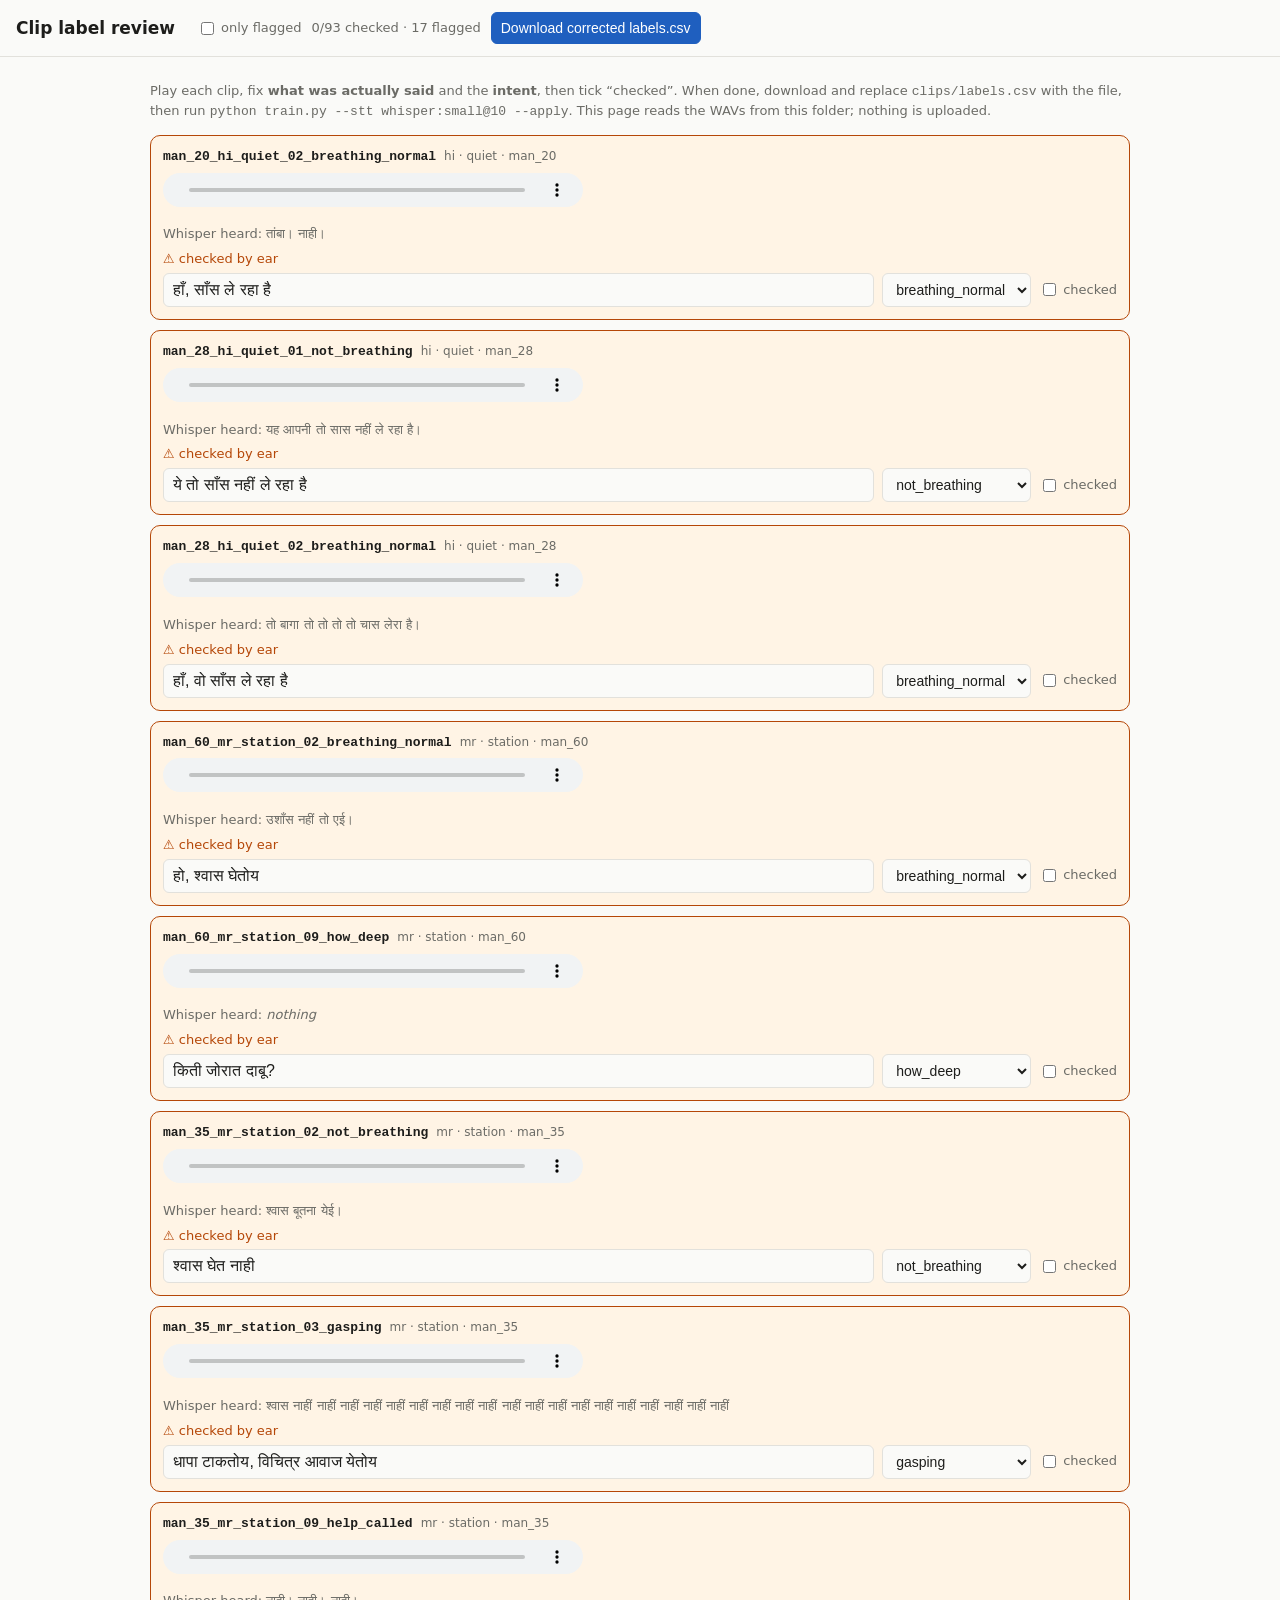
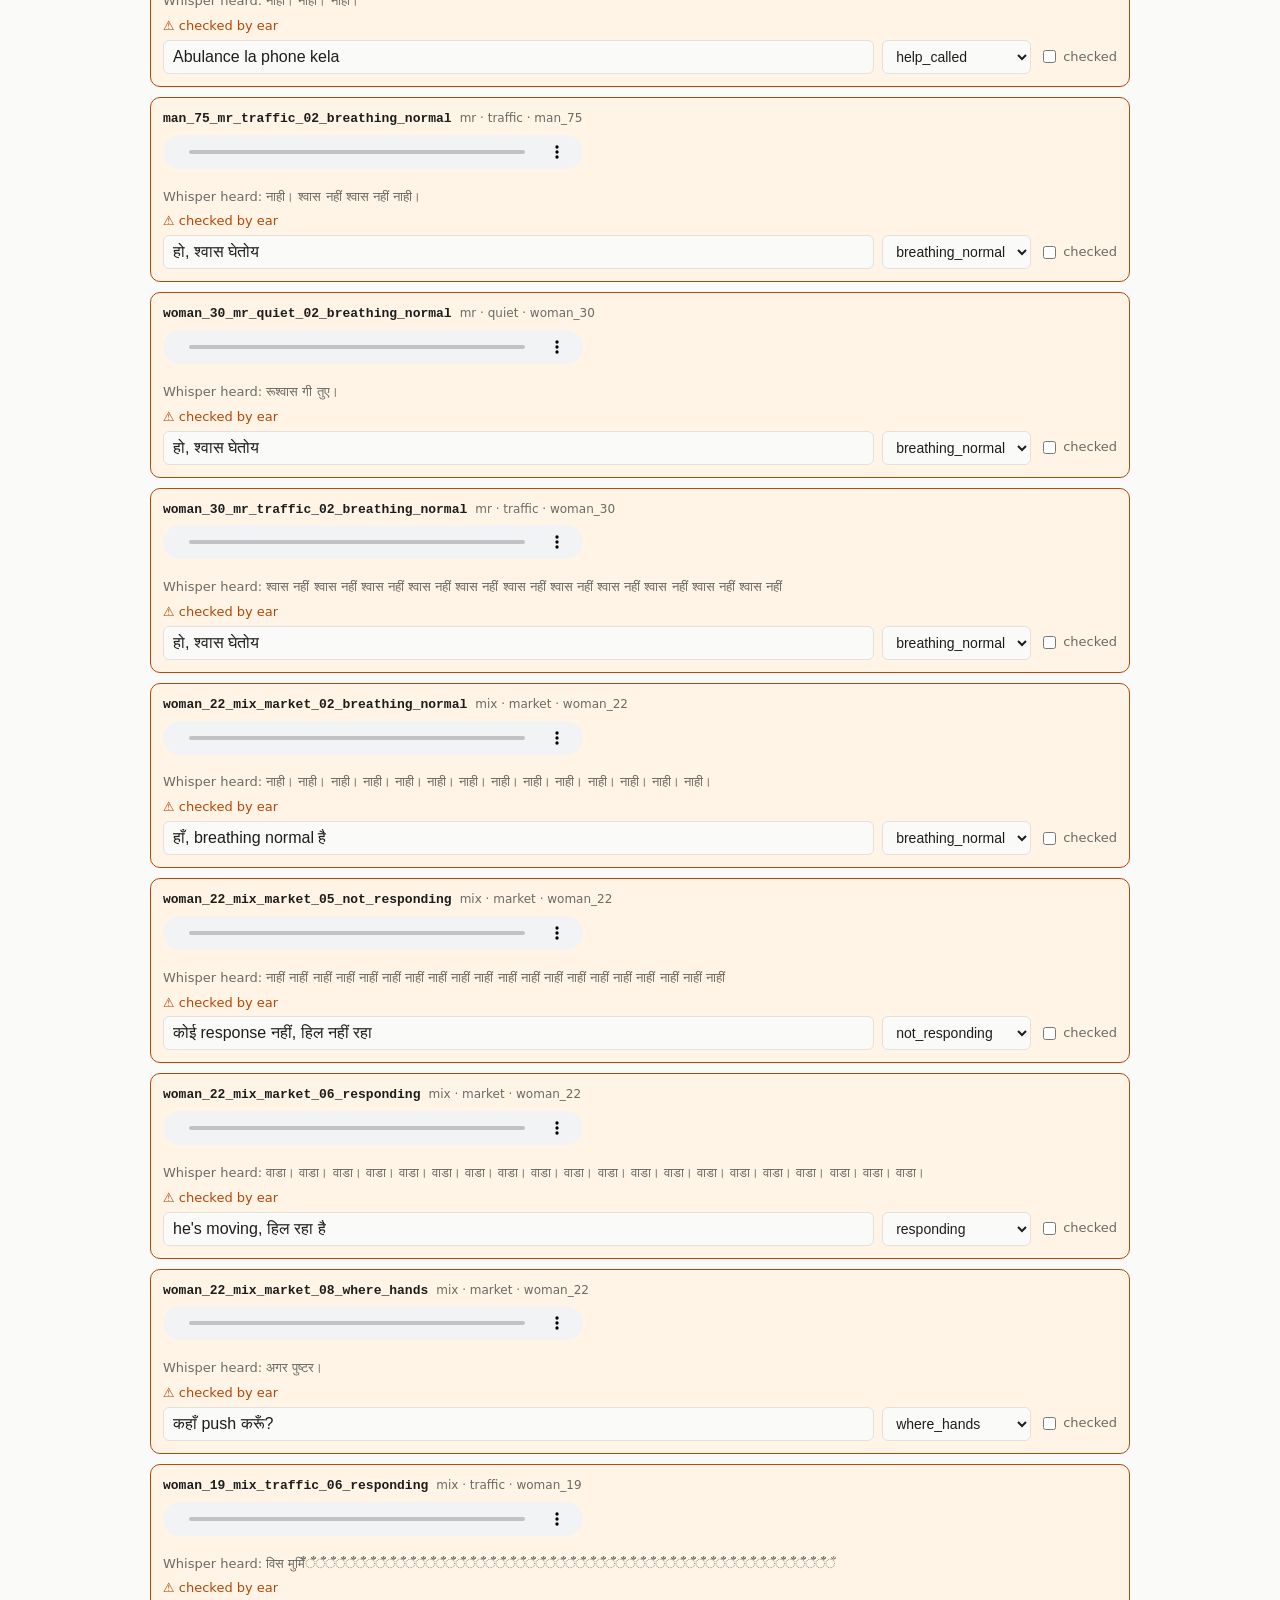
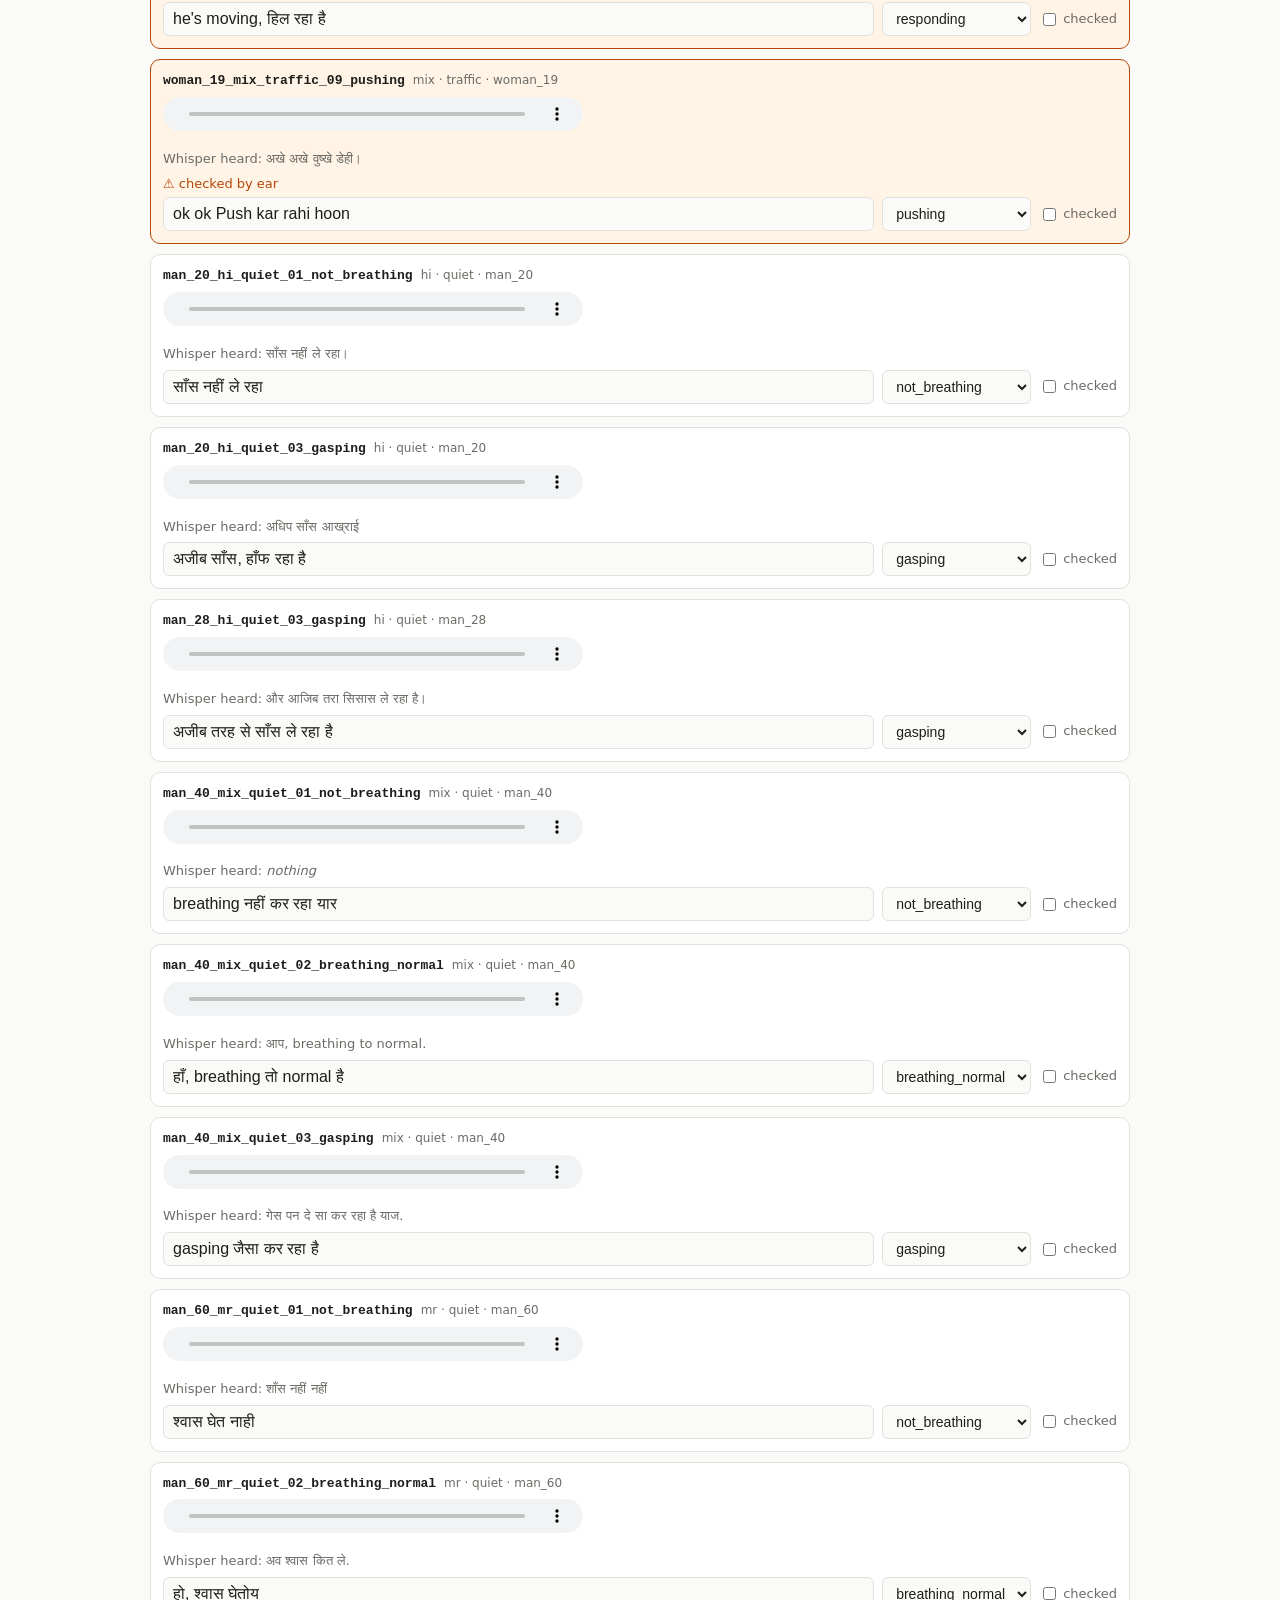
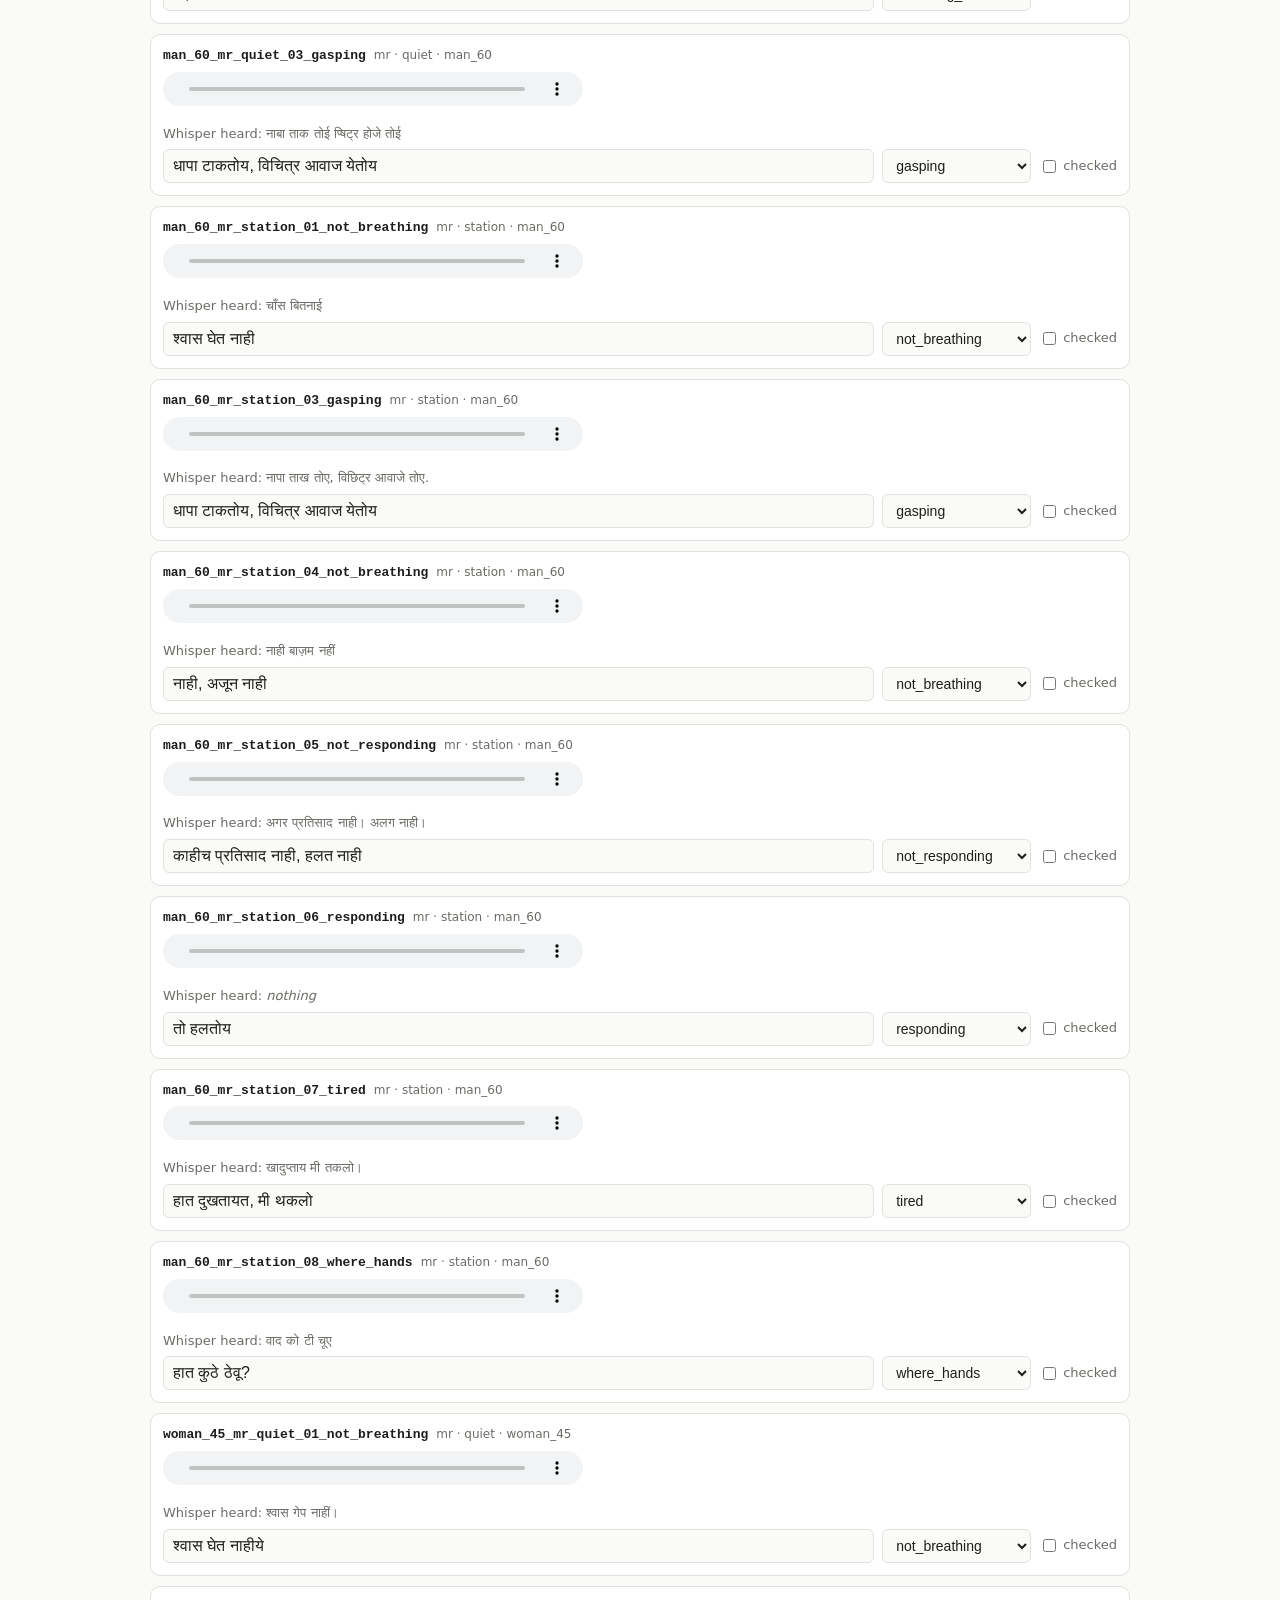
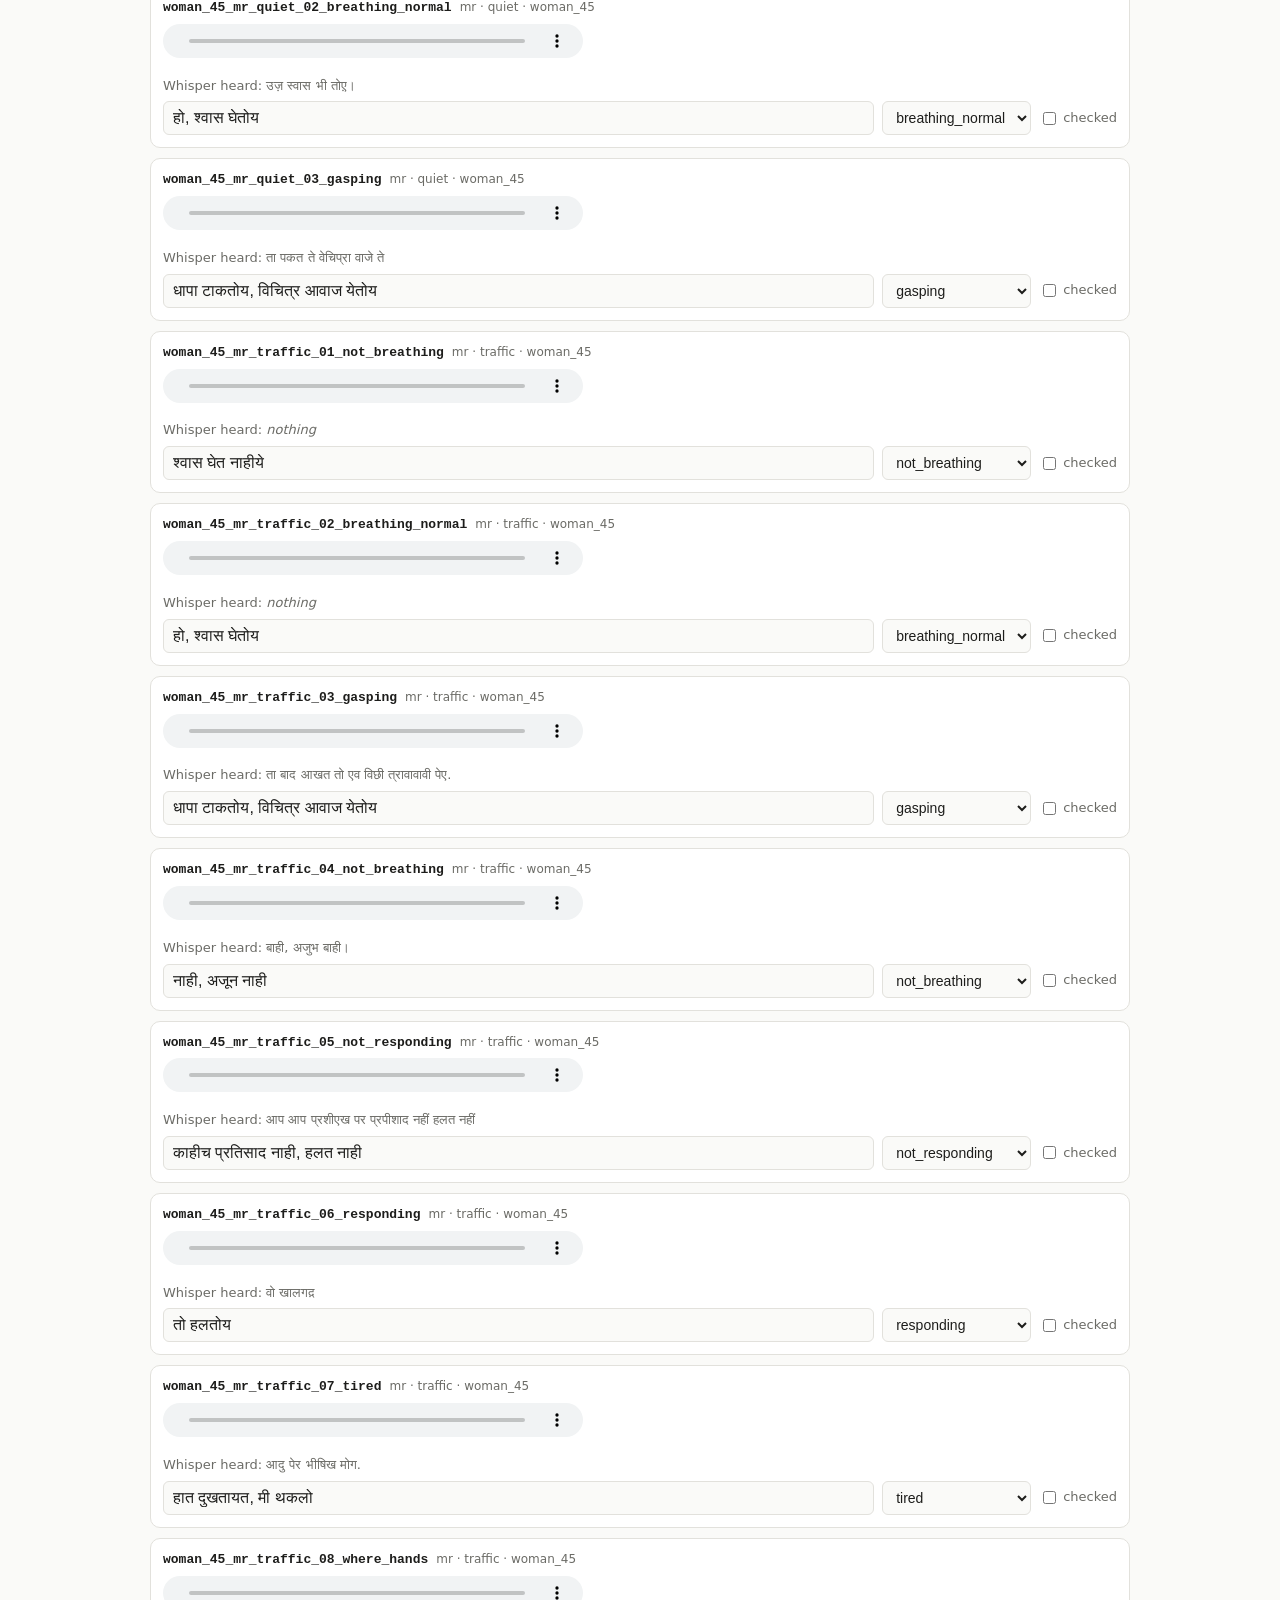
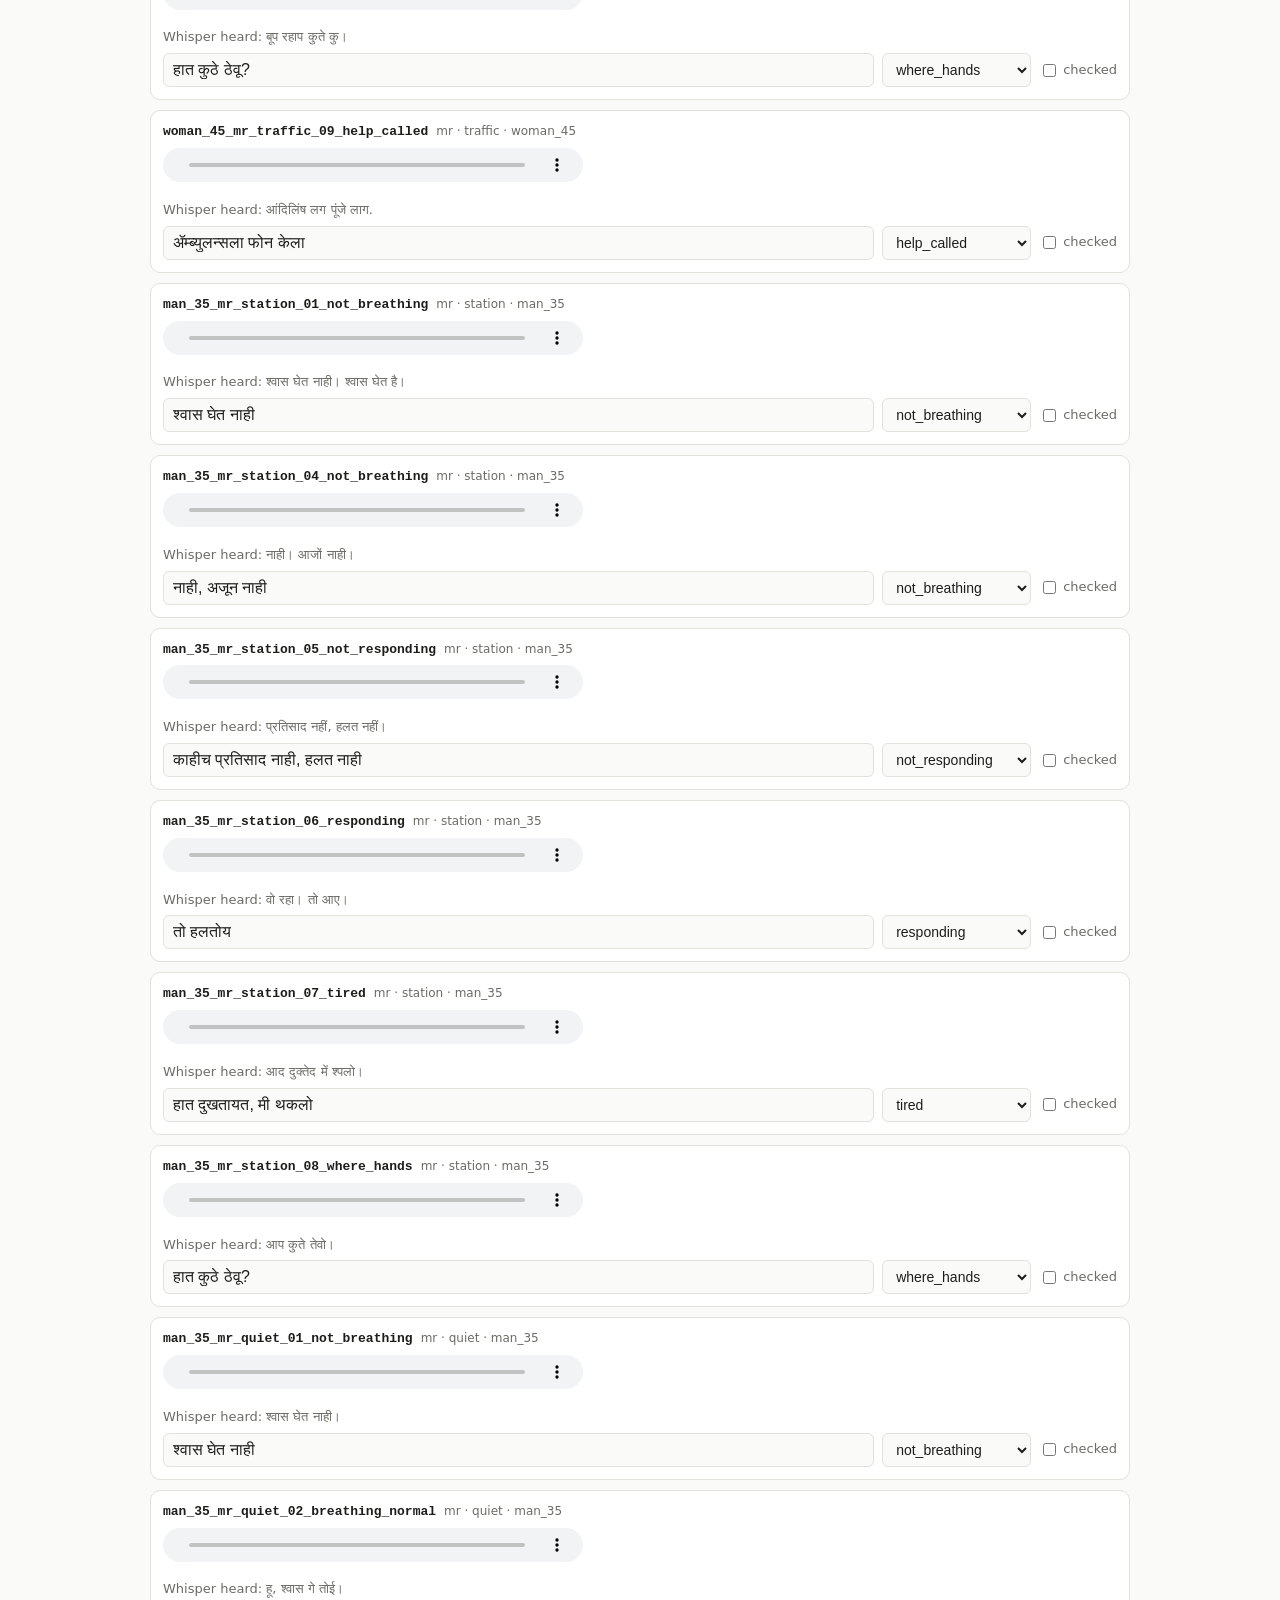
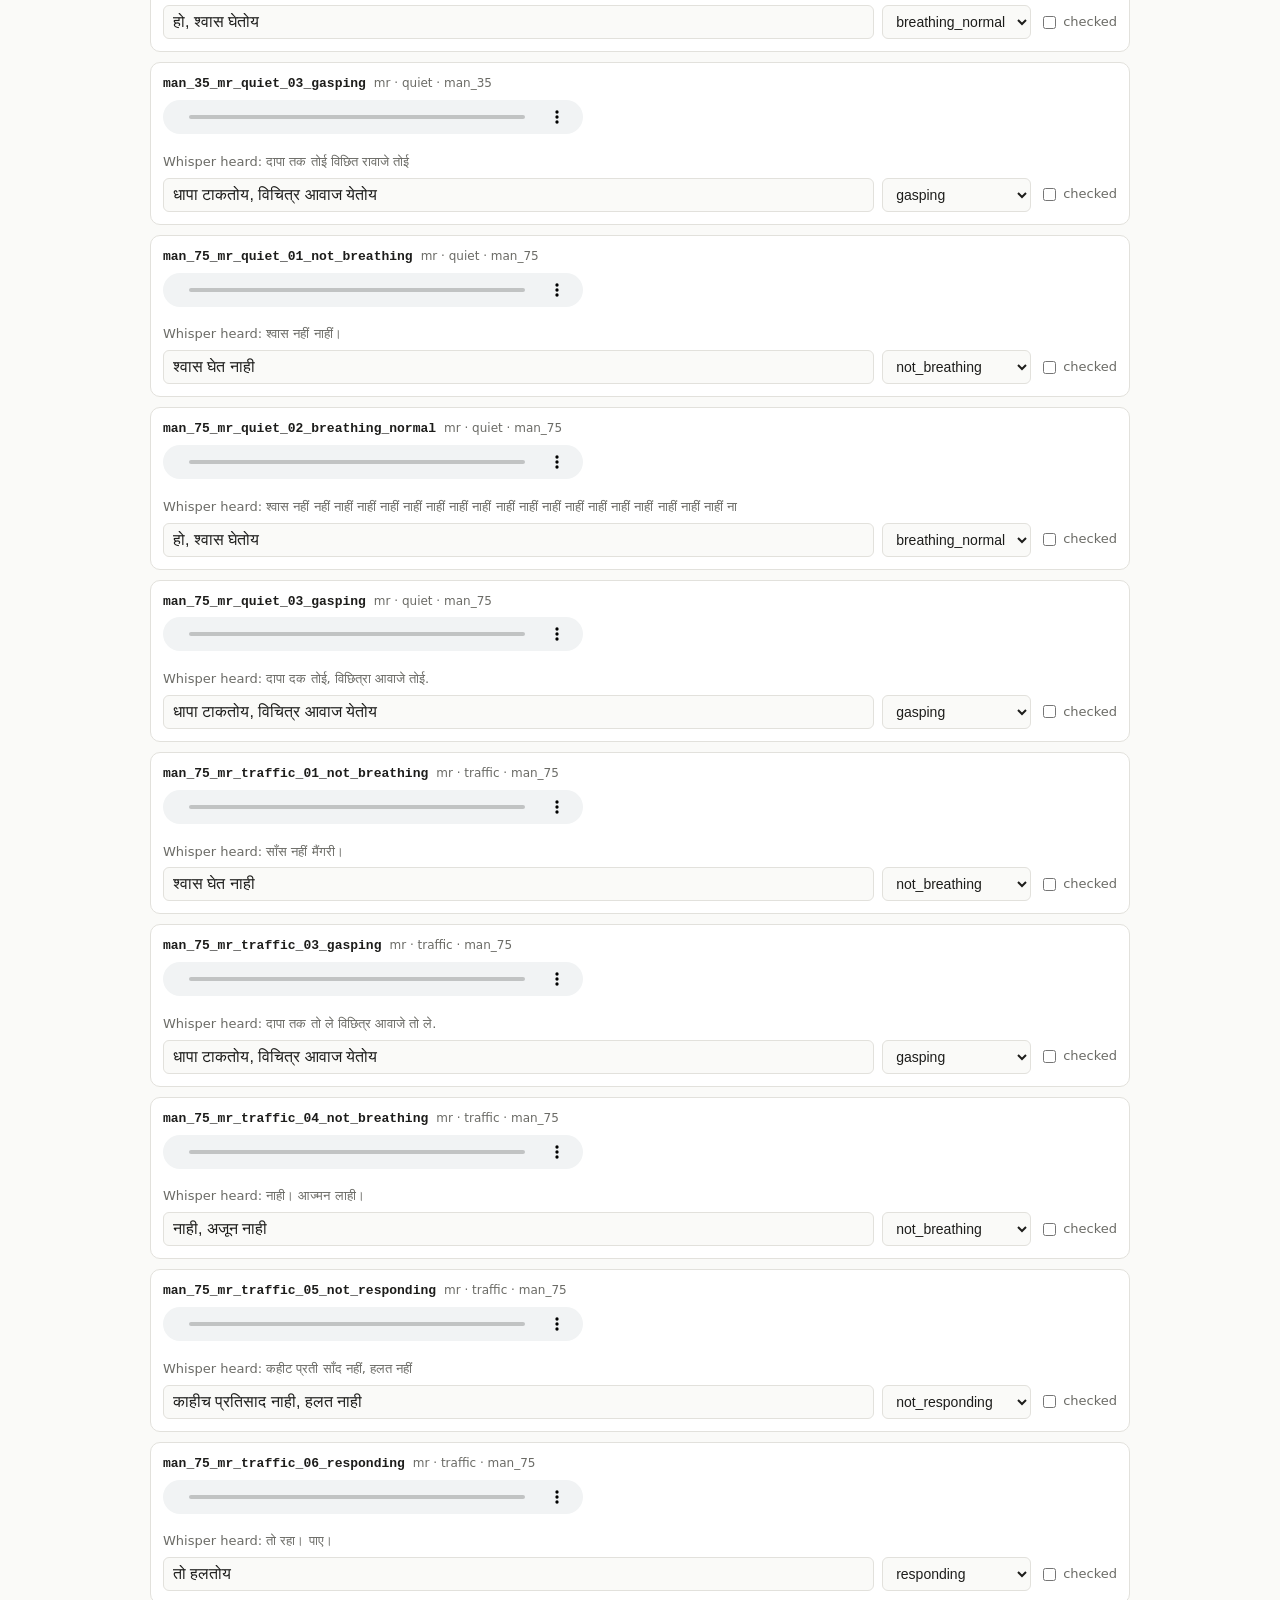
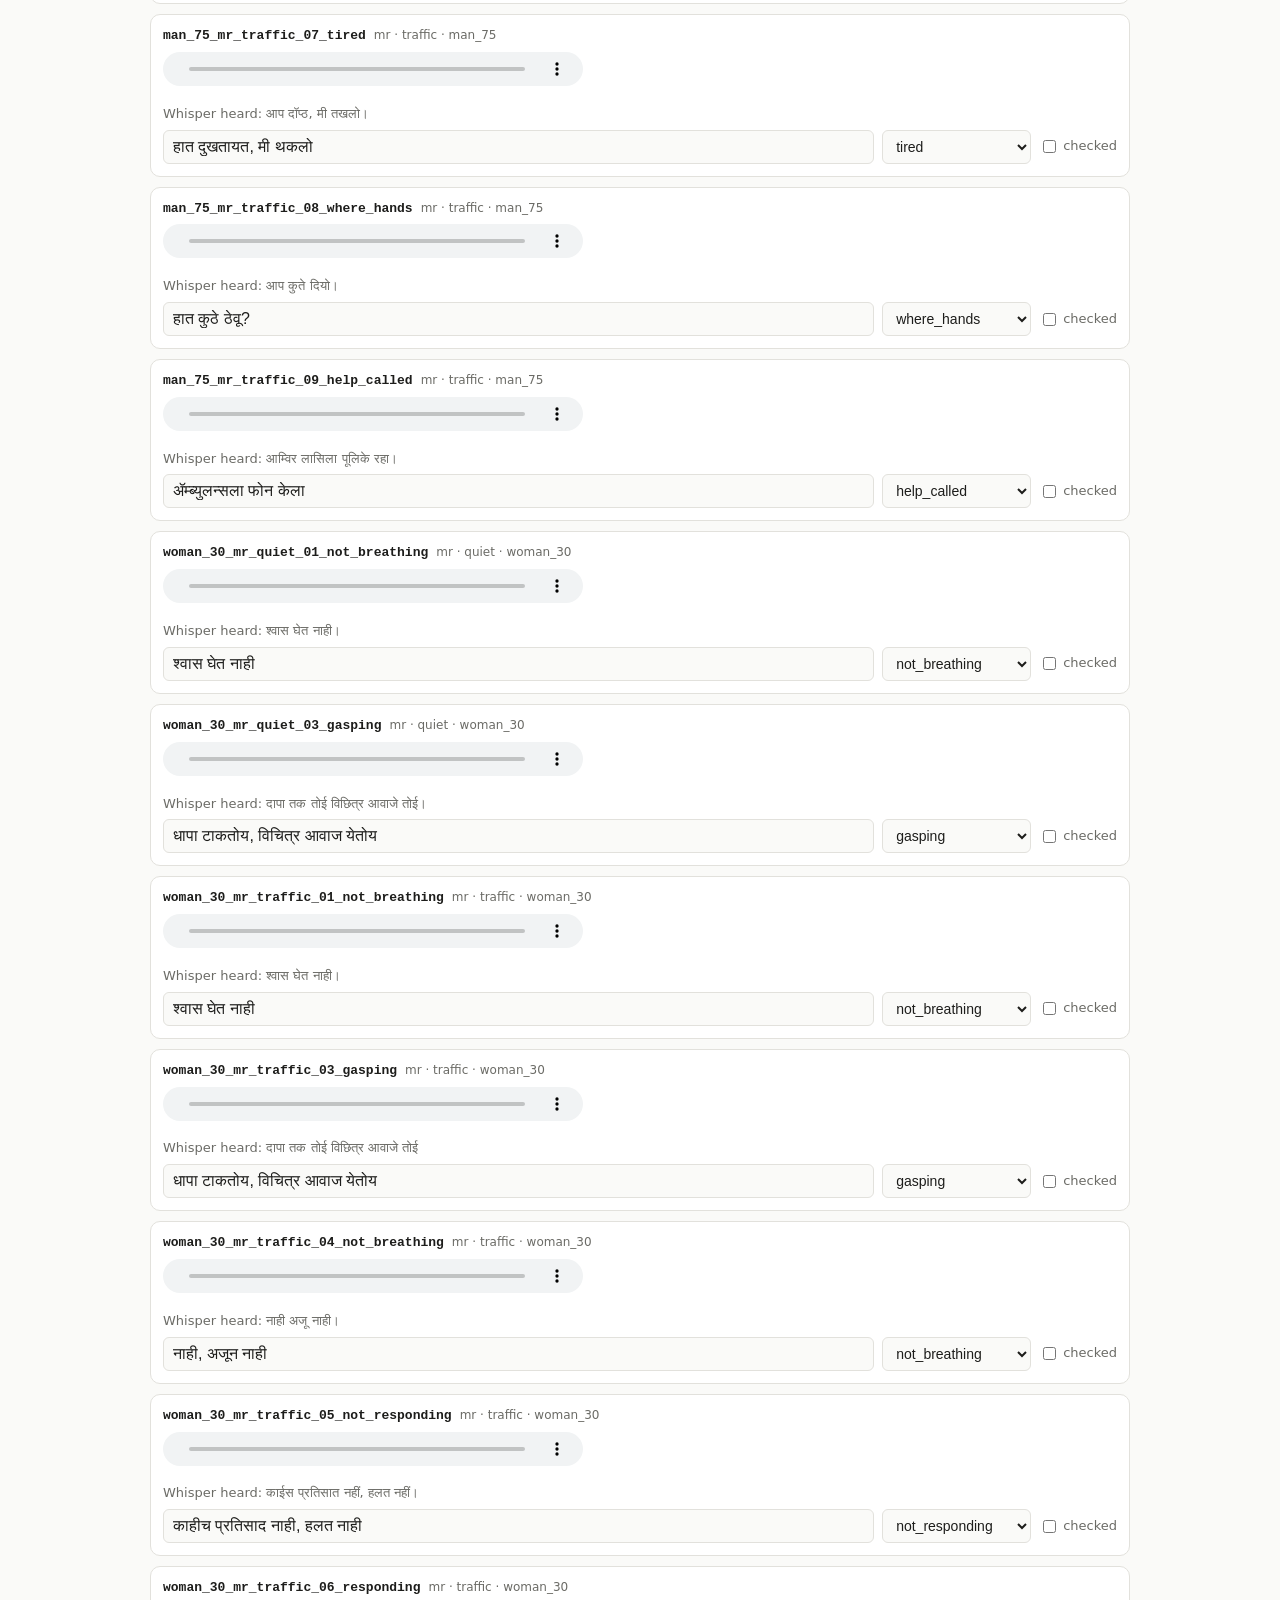
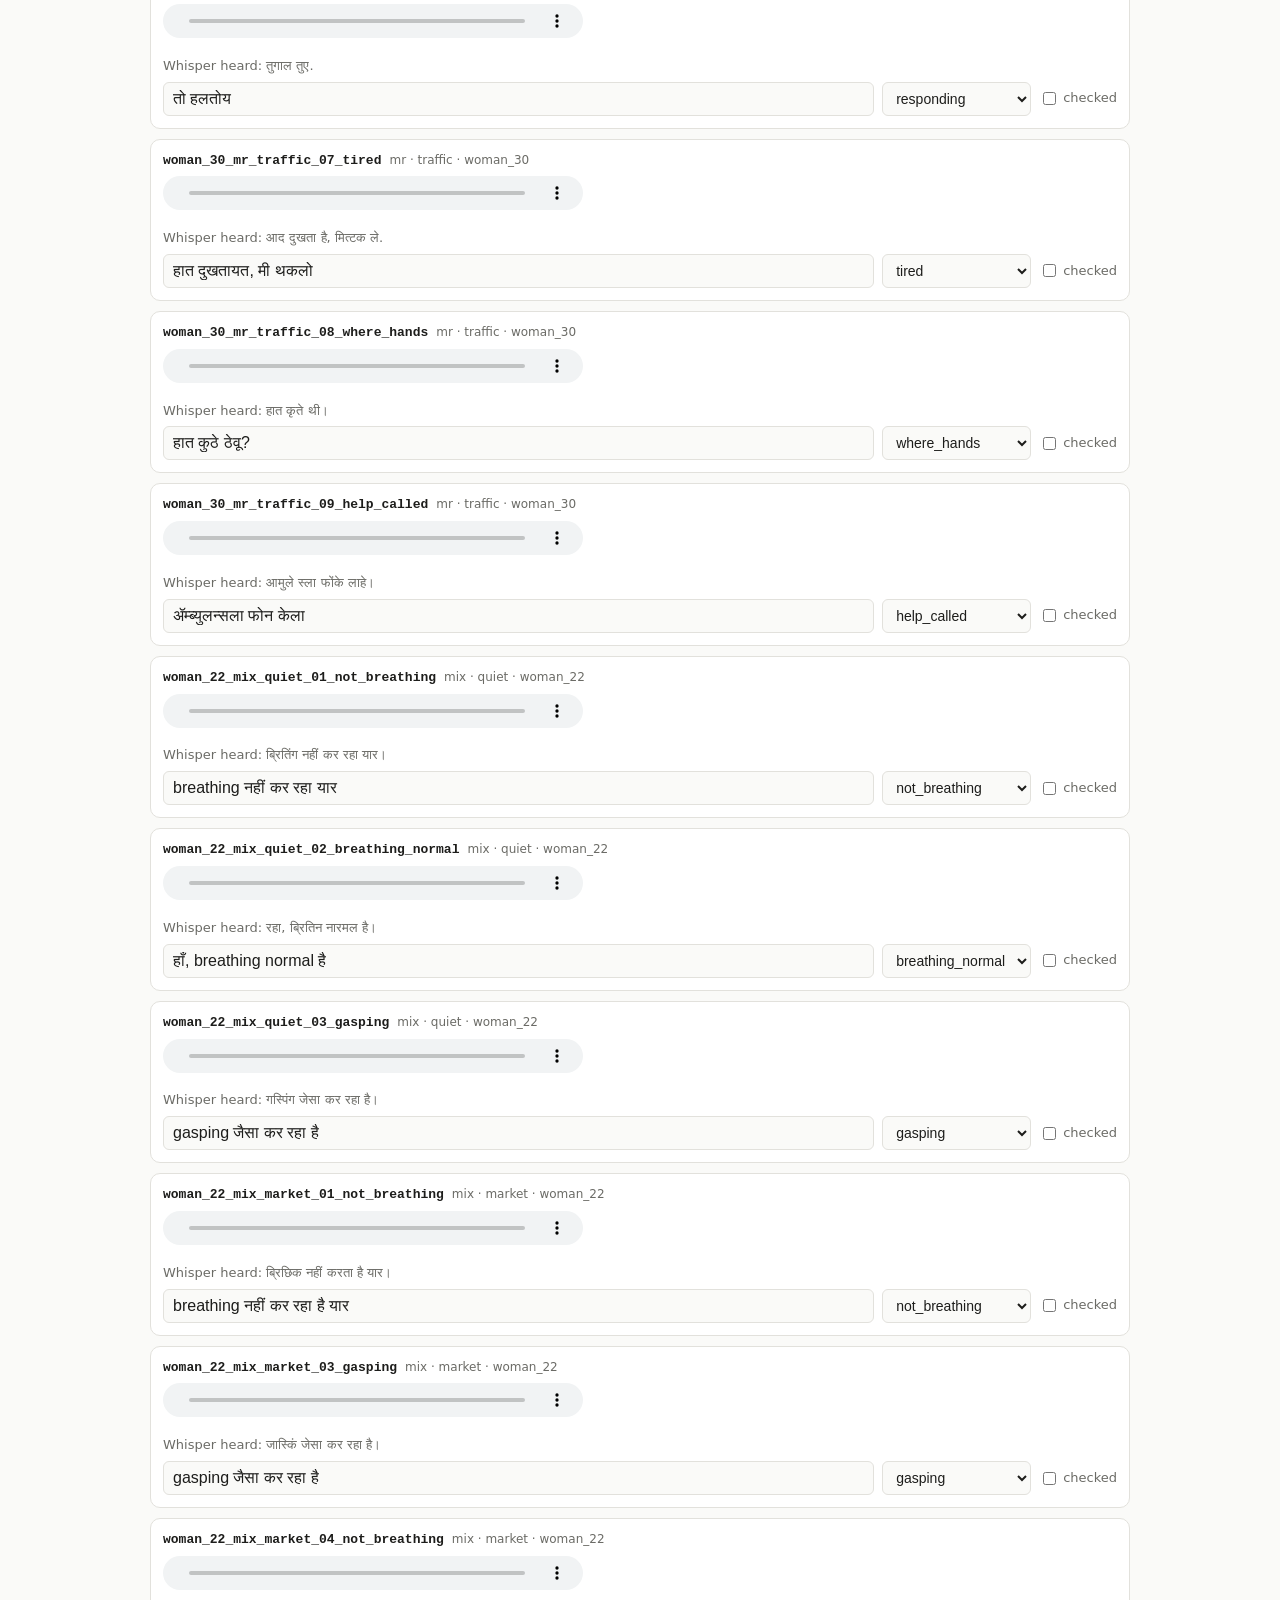
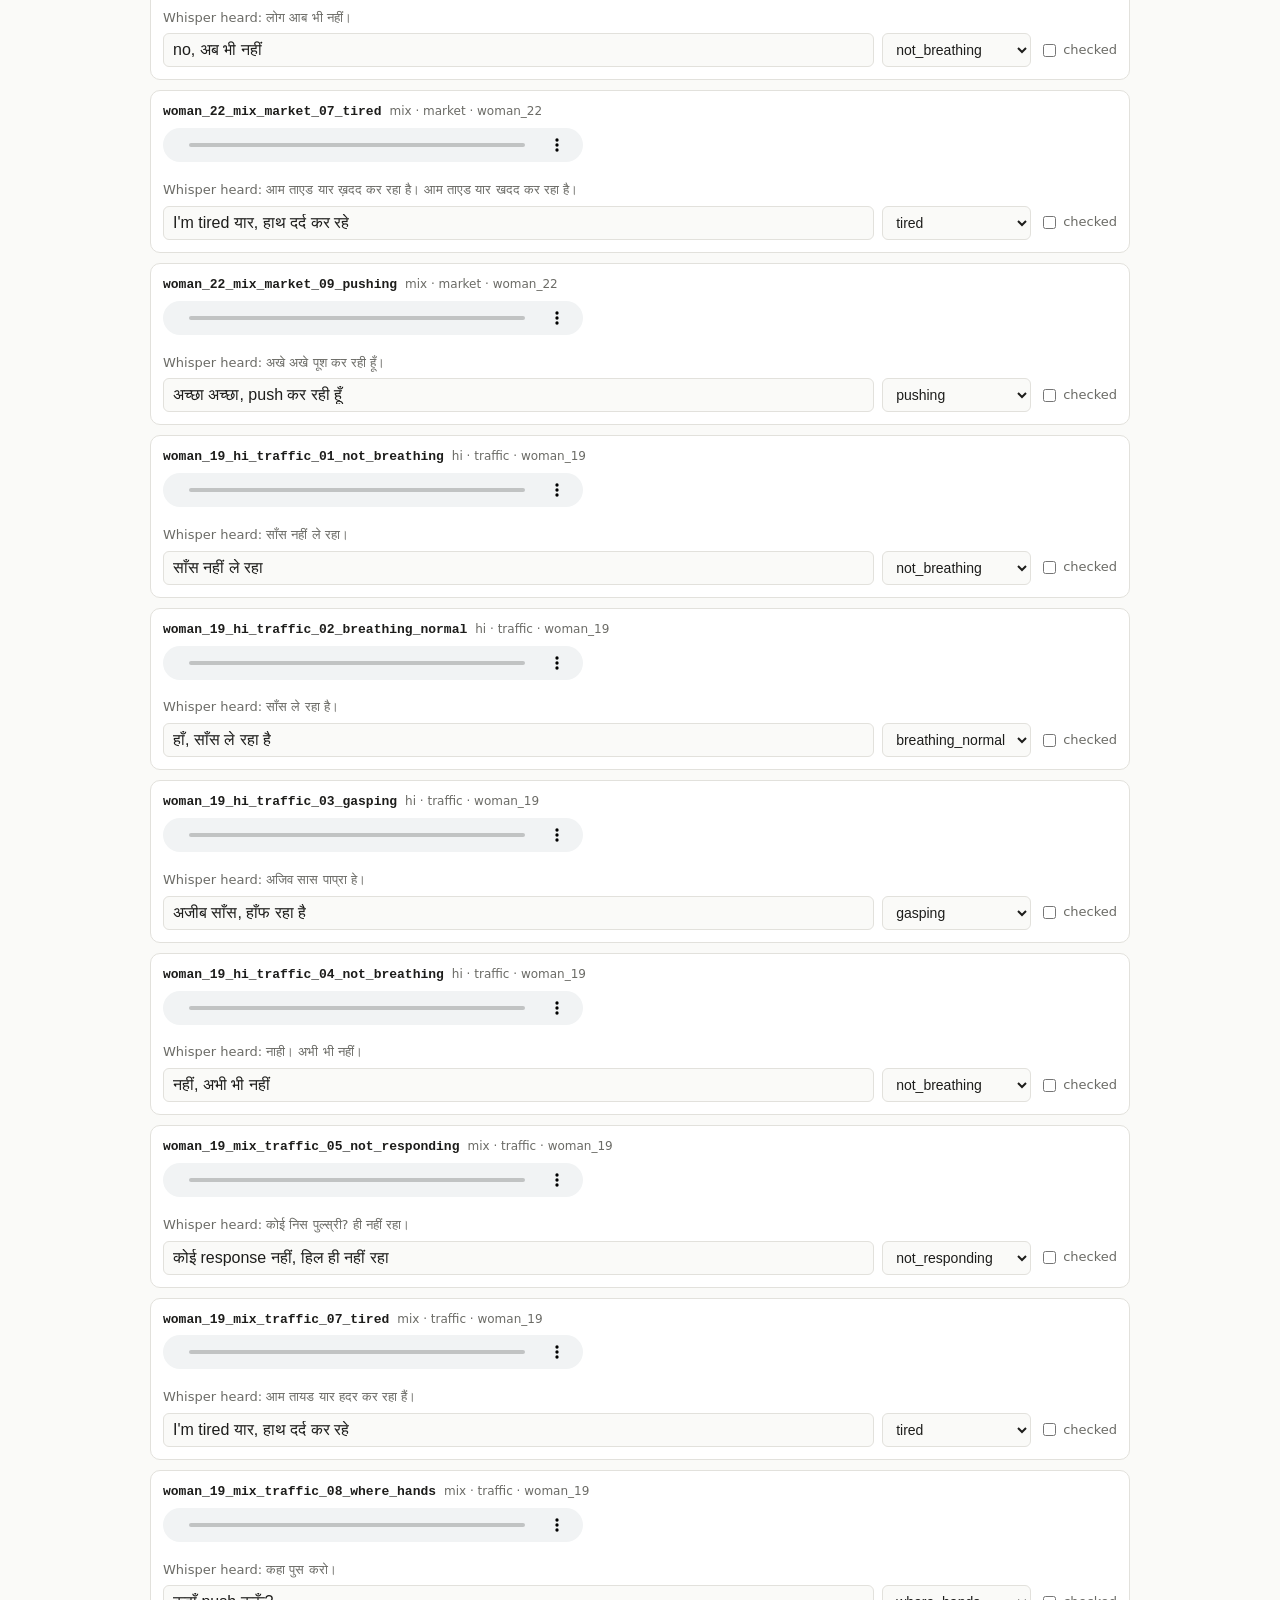
<file: clips/review.html>
<!doctype html><html lang="en"><head><meta charset="utf-8"><meta name="viewport" content="width=device-width,initial-scale=1">
<title>Clip Label Review</title>
<style>
:root{--bg:#fafaf8;--fg:#1d1d1b;--mut:#6b6b66;--line:#e2e1dc;--card:#fff;--warn:#b54708;--warnbg:#fff4e5;--ok:#067647;--acc:#1f5fbf}
@media (prefers-color-scheme:dark){:root{--bg:#161615;--fg:#ecebe6;--mut:#a3a29c;--line:#34332f;--card:#1f1f1d;--warn:#f5a35c;--warnbg:#3a2a17;--ok:#5fd39a;--acc:#7fb0ff}}
body{margin:0;background:var(--bg);color:var(--fg);font:15px/1.45 system-ui,sans-serif}
header{position:sticky;top:0;background:var(--bg);border-bottom:1px solid var(--line);padding:12px 16px;display:flex;gap:10px;flex-wrap:wrap;align-items:center;z-index:2}
h1{font-size:17px;margin:0 12px 0 0}
main{max-width:980px;margin:0 auto;padding:12px 16px 80px}
.c{background:var(--card);border:1px solid var(--line);border-radius:10px;padding:12px;margin:10px 0}
.c.flag{border-color:var(--warn);background:var(--warnbg)}
.c.done{border-left:4px solid var(--ok)}
.top{display:flex;gap:8px;flex-wrap:wrap;align-items:baseline}
.id{font-weight:600;font-family:ui-monospace,monospace;font-size:13px;word-break:break-all}
.tag{font-size:12px;color:var(--mut)}
.heard{color:var(--mut);font-size:13px;margin:6px 0}
.chk{color:var(--warn);font-size:13px;margin:4px 0}
audio{width:100%;max-width:420px;height:34px;margin:6px 0}
.row{display:flex;gap:8px;flex-wrap:wrap}
input[type=text]{flex:1 1 320px;min-width:0;font-size:16px;padding:7px 9px;border:1px solid var(--line);border-radius:6px;background:var(--bg);color:var(--fg)}
select,button{font-size:14px;padding:7px 9px;border:1px solid var(--line);border-radius:6px;background:var(--bg);color:var(--fg)}
button.p{background:var(--acc);color:#fff;border-color:var(--acc)}
label{font-size:13px;color:var(--mut);display:flex;gap:4px;align-items:center}
.note{color:var(--mut);font-size:13px}
</style></head><body>
<header><h1>Clip label review</h1>
<label><input type="checkbox" id="onlyflag"> only flagged</label>
<span class="note" id="stat"></span>
<button class="p" id="save">Download corrected labels.csv</button></header>
<main><p class="note">Play each clip, fix <b>what was actually said</b> and the <b>intent</b>, then tick “checked”. When done, download and replace <code>clips/labels.csv</code> with the file, then run <code>python train.py --stt whisper:small@10 --apply</code>. This page reads the WAVs from this folder; nothing is uploaded.</p>
<div id="list"></div></main>
<script>
const ROWS=[{"clip_id": "man_20_hi_quiet_01_not_breathing", "file": "clips/man_20/man_20_hi_quiet_01_not_breathing.wav", "speaker": "man_20", "gender": "m", "age": "20", "lang": "hi", "place": "quiet", "intent": "not_breathing", "state": "checking", "transcript": "साँस नहीं ले रहा", "recorded_at": "2026-11-15 08:54:28", "whisper_small_heard": "साँस नहीं ले रहा।", "check": ""}, {"clip_id": "man_20_hi_quiet_02_breathing_normal", "file": "clips/man_20/man_20_hi_quiet_02_breathing_normal.wav", "speaker": "man_20", "gender": "m", "age": "20", "lang": "hi", "place": "quiet", "intent": "breathing_normal", "state": "confirming", "transcript": "हाँ, साँस ले रहा है", "recorded_at": "2026-11-15 08:54:28", "whisper_small_heard": "तांबा। नाही।", "check": "checked by ear"}, {"clip_id": "man_20_hi_quiet_03_gasping", "file": "clips/man_20/man_20_hi_quiet_03_gasping.wav", "speaker": "man_20", "gender": "m", "age": "20", "lang": "hi", "place": "quiet", "intent": "gasping", "state": "compressions", "transcript": "अजीब साँस, हाँफ रहा है", "recorded_at": "2026-11-15 08:54:28", "whisper_small_heard": "अधिप साँस आख्राई", "check": ""}, {"clip_id": "man_28_hi_quiet_01_not_breathing", "file": "clips/man_28/man_28_hi_quiet_01_not_breathing.wav", "speaker": "man_28", "gender": "m", "age": "28", "lang": "hi", "place": "quiet", "intent": "not_breathing", "state": "checking", "transcript": "ये तो साँस नहीं ले रहा है", "recorded_at": "2026-11-14 19:00:16", "whisper_small_heard": "यह आपनी तो सास नहीं ले रहा है।", "check": "checked by ear"}, {"clip_id": "man_28_hi_quiet_02_breathing_normal", "file": "clips/man_28/man_28_hi_quiet_02_breathing_normal.wav", "speaker": "man_28", "gender": "m", "age": "28", "lang": "hi", "place": "quiet", "intent": "breathing_normal", "state": "confirming", "transcript": "हाँ, वो साँस ले रहा है", "recorded_at": "2026-11-14 19:00:16", "whisper_small_heard": "तो बागा तो तो तो तो चास लेरा है।", "check": "checked by ear"}, {"clip_id": "man_28_hi_quiet_03_gasping", "file": "clips/man_28/man_28_hi_quiet_03_gasping.wav", "speaker": "man_28", "gender": "m", "age": "28", "lang": "hi", "place": "quiet", "intent": "gasping", "state": "compressions", "transcript": "अजीब तरह से साँस ले रहा है", "recorded_at": "2026-11-14 19:00:16", "whisper_small_heard": "और आजिब तरा सिसास ले रहा है।", "check": ""}, {"clip_id": "man_40_mix_quiet_01_not_breathing", "file": "clips/man_40/man_40_mix_quiet_01_not_breathing.wav", "speaker": "man_40", "gender": "m", "age": "40", "lang": "mix", "place": "quiet", "intent": "not_breathing", "state": "checking", "transcript": "breathing नहीं कर रहा यार", "recorded_at": "2026-11-15 08:54:08", "whisper_small_heard": "", "check": ""}, {"clip_id": "man_40_mix_quiet_02_breathing_normal", "file": "clips/man_40/man_40_mix_quiet_02_breathing_normal.wav", "speaker": "man_40", "gender": "m", "age": "40", "lang": "mix", "place": "quiet", "intent": "breathing_normal", "state": "confirming", "transcript": "हाँ, breathing तो normal है", "recorded_at": "2026-11-15 08:54:08", "whisper_small_heard": "आप, breathing to normal.", "check": ""}, {"clip_id": "man_40_mix_quiet_03_gasping", "file": "clips/man_40/man_40_mix_quiet_03_gasping.wav", "speaker": "man_40", "gender": "m", "age": "40", "lang": "mix", "place": "quiet", "intent": "gasping", "state": "compressions", "transcript": "gasping जैसा कर रहा है", "recorded_at": "2026-11-15 08:54:08", "whisper_small_heard": "गेस पन दे सा कर रहा है याज.", "check": ""}, {"clip_id": "man_60_mr_quiet_01_not_breathing", "file": "clips/man_60/man_60_mr_quiet_01_not_breathing.wav", "speaker": "man_60", "gender": "m", "age": "60", "lang": "mr", "place": "quiet", "intent": "not_breathing", "state": "checking", "transcript": "श्वास घेत नाही", "recorded_at": "2026-11-15 08:53:54", "whisper_small_heard": "शाँस नहीं नहीं", "check": ""}, {"clip_id": "man_60_mr_quiet_02_breathing_normal", "file": "clips/man_60/man_60_mr_quiet_02_breathing_normal.wav", "speaker": "man_60", "gender": "m", "age": "60", "lang": "mr", "place": "quiet", "intent": "breathing_normal", "state": "confirming", "transcript": "हो, श्वास घेतोय", "recorded_at": "2026-11-15 08:53:54", "whisper_small_heard": "अव श्वास कित ले.", "check": ""}, {"clip_id": "man_60_mr_quiet_03_gasping", "file": "clips/man_60/man_60_mr_quiet_03_gasping.wav", "speaker": "man_60", "gender": "m", "age": "60", "lang": "mr", "place": "quiet", "intent": "gasping", "state": "compressions", "transcript": "धापा टाकतोय, विचित्र आवाज येतोय", "recorded_at": "2026-11-15 08:53:54", "whisper_small_heard": "नाबा ताक तोई प्षिट्र होजे तोई", "check": ""}, {"clip_id": "man_60_mr_station_01_not_breathing", "file": "clips/man_60/man_60_mr_station_01_not_breathing.wav", "speaker": "man_60", "gender": "m", "age": "60", "lang": "mr", "place": "station", "intent": "not_breathing", "state": "checking", "transcript": "श्वास घेत नाही", "recorded_at": "2026-11-15 08:14:38", "whisper_small_heard": "चाँस बितनाई", "check": ""}, {"clip_id": "man_60_mr_station_02_breathing_normal", "file": "clips/man_60/man_60_mr_station_02_breathing_normal.wav", "speaker": "man_60", "gender": "m", "age": "60", "lang": "mr", "place": "station", "intent": "breathing_normal", "state": "confirming", "transcript": "हो, श्वास घेतोय", "recorded_at": "2026-11-15 08:14:38", "whisper_small_heard": "उशाँस नहीं तो एई।", "check": "checked by ear"}, {"clip_id": "man_60_mr_station_03_gasping", "file": "clips/man_60/man_60_mr_station_03_gasping.wav", "speaker": "man_60", "gender": "m", "age": "60", "lang": "mr", "place": "station", "intent": "gasping", "state": "compressions", "transcript": "धापा टाकतोय, विचित्र आवाज येतोय", "recorded_at": "2026-11-15 08:14:38", "whisper_small_heard": "नापा ताख तोए, विछिट्र आवाजे तोए.", "check": ""}, {"clip_id": "man_60_mr_station_04_not_breathing", "file": "clips/man_60/man_60_mr_station_04_not_breathing.wav", "speaker": "man_60", "gender": "m", "age": "60", "lang": "mr", "place": "station", "intent": "not_breathing", "state": "confirming", "transcript": "नाही, अजून नाही", "recorded_at": "2026-11-15 08:14:38", "whisper_small_heard": "नाही बाज़म नहीं", "check": ""}, {"clip_id": "man_60_mr_station_05_not_responding", "file": "clips/man_60/man_60_mr_station_05_not_responding.wav", "speaker": "man_60", "gender": "m", "age": "60", "lang": "mr", "place": "station", "intent": "not_responding", "state": "checking", "transcript": "काहीच प्रतिसाद नाही, हलत नाही", "recorded_at": "2026-11-15 08:14:38", "whisper_small_heard": "अगर प्रतिसाद नाही। अलग नाही।", "check": ""}, {"clip_id": "man_60_mr_station_06_responding", "file": "clips/man_60/man_60_mr_station_06_responding.wav", "speaker": "man_60", "gender": "m", "age": "60", "lang": "mr", "place": "station", "intent": "responding", "state": "compressions", "transcript": "तो हलतोय", "recorded_at": "2026-11-15 08:14:38", "whisper_small_heard": "", "check": ""}, {"clip_id": "man_60_mr_station_07_tired", "file": "clips/man_60/man_60_mr_station_07_tired.wav", "speaker": "man_60", "gender": "m", "age": "60", "lang": "mr", "place": "station", "intent": "tired", "state": "compressions", "transcript": "हात दुखतायत, मी थकलो", "recorded_at": "2026-11-15 08:14:38", "whisper_small_heard": "खादुप्ताय मी तकलो।", "check": ""}, {"clip_id": "man_60_mr_station_08_where_hands", "file": "clips/man_60/man_60_mr_station_08_where_hands.wav", "speaker": "man_60", "gender": "m", "age": "60", "lang": "mr", "place": "station", "intent": "where_hands", "state": "compressions", "transcript": "हात कुठे ठेवू?", "recorded_at": "2026-11-15 08:14:38", "whisper_small_heard": "वाद को टी चूए", "check": ""}, {"clip_id": "man_60_mr_station_09_how_deep", "file": "clips/man_60/man_60_mr_station_09_how_deep.wav", "speaker": "man_60", "gender": "m", "age": "60", "lang": "mr", "place": "station", "intent": "how_deep", "state": "compressions", "transcript": "किती जोरात दाबू?", "recorded_at": "2026-11-15 08:14:38", "whisper_small_heard": "", "check": "checked by ear"}, {"clip_id": "woman_45_mr_quiet_01_not_breathing", "file": "clips/woman_45/woman_45_mr_quiet_01_not_breathing.wav", "speaker": "woman_45", "gender": "f", "age": "45", "lang": "mr", "place": "quiet", "intent": "not_breathing", "state": "checking", "transcript": "श्वास घेत नाहीये", "recorded_at": "2026-11-15 08:53:28", "whisper_small_heard": "श्वास गेप नाहीं।", "check": ""}, {"clip_id": "woman_45_mr_quiet_02_breathing_normal", "file": "clips/woman_45/woman_45_mr_quiet_02_breathing_normal.wav", "speaker": "woman_45", "gender": "f", "age": "45", "lang": "mr", "place": "quiet", "intent": "breathing_normal", "state": "confirming", "transcript": "हो, श्वास घेतोय", "recorded_at": "2026-11-15 08:53:28", "whisper_small_heard": "उज़ स्वास भी तोए़।", "check": ""}, {"clip_id": "woman_45_mr_quiet_03_gasping", "file": "clips/woman_45/woman_45_mr_quiet_03_gasping.wav", "speaker": "woman_45", "gender": "f", "age": "45", "lang": "mr", "place": "quiet", "intent": "gasping", "state": "compressions", "transcript": "धापा टाकतोय, विचित्र आवाज येतोय", "recorded_at": "2026-11-15 08:53:28", "whisper_small_heard": "ता पकत ते वेचिप्रा वाजे ते", "check": ""}, {"clip_id": "woman_45_mr_traffic_01_not_breathing", "file": "clips/woman_45/woman_45_mr_traffic_01_not_breathing.wav", "speaker": "woman_45", "gender": "f", "age": "45", "lang": "mr", "place": "traffic", "intent": "not_breathing", "state": "checking", "transcript": "श्वास घेत नाहीये", "recorded_at": "2026-11-15 08:53:10", "whisper_small_heard": "", "check": ""}, {"clip_id": "woman_45_mr_traffic_02_breathing_normal", "file": "clips/woman_45/woman_45_mr_traffic_02_breathing_normal.wav", "speaker": "woman_45", "gender": "f", "age": "45", "lang": "mr", "place": "traffic", "intent": "breathing_normal", "state": "confirming", "transcript": "हो, श्वास घेतोय", "recorded_at": "2026-11-15 08:53:10", "whisper_small_heard": "", "check": ""}, {"clip_id": "woman_45_mr_traffic_03_gasping", "file": "clips/woman_45/woman_45_mr_traffic_03_gasping.wav", "speaker": "woman_45", "gender": "f", "age": "45", "lang": "mr", "place": "traffic", "intent": "gasping", "state": "compressions", "transcript": "धापा टाकतोय, विचित्र आवाज येतोय", "recorded_at": "2026-11-15 08:53:10", "whisper_small_heard": "ता बाद आखत तो एव विछी त्रावावावी पेए.", "check": ""}, {"clip_id": "woman_45_mr_traffic_04_not_breathing", "file": "clips/woman_45/woman_45_mr_traffic_04_not_breathing.wav", "speaker": "woman_45", "gender": "f", "age": "45", "lang": "mr", "place": "traffic", "intent": "not_breathing", "state": "confirming", "transcript": "नाही, अजून नाही", "recorded_at": "2026-11-15 08:53:10", "whisper_small_heard": "बाही, अजुभ बाही।", "check": ""}, {"clip_id": "woman_45_mr_traffic_05_not_responding", "file": "clips/woman_45/woman_45_mr_traffic_05_not_responding.wav", "speaker": "woman_45", "gender": "f", "age": "45", "lang": "mr", "place": "traffic", "intent": "not_responding", "state": "checking", "transcript": "काहीच प्रतिसाद नाही, हलत नाही", "recorded_at": "2026-11-15 08:53:10", "whisper_small_heard": "आप आप प्रशीएख पर प्रपीशाद नहीं हलत नहीं", "check": ""}, {"clip_id": "woman_45_mr_traffic_06_responding", "file": "clips/woman_45/woman_45_mr_traffic_06_responding.wav", "speaker": "woman_45", "gender": "f", "age": "45", "lang": "mr", "place": "traffic", "intent": "responding", "state": "compressions", "transcript": "तो हलतोय", "recorded_at": "2026-11-15 08:53:10", "whisper_small_heard": "वो खालगद़", "check": ""}, {"clip_id": "woman_45_mr_traffic_07_tired", "file": "clips/woman_45/woman_45_mr_traffic_07_tired.wav", "speaker": "woman_45", "gender": "f", "age": "45", "lang": "mr", "place": "traffic", "intent": "tired", "state": "compressions", "transcript": "हात दुखतायत, मी थकलो", "recorded_at": "2026-11-15 08:53:10", "whisper_small_heard": "आदु पेर भीषिख मोग.", "check": ""}, {"clip_id": "woman_45_mr_traffic_08_where_hands", "file": "clips/woman_45/woman_45_mr_traffic_08_where_hands.wav", "speaker": "woman_45", "gender": "f", "age": "45", "lang": "mr", "place": "traffic", "intent": "where_hands", "state": "compressions", "transcript": "हात कुठे ठेवू?", "recorded_at": "2026-11-15 08:53:10", "whisper_small_heard": "बूप रहाप कुते कु।", "check": ""}, {"clip_id": "woman_45_mr_traffic_09_help_called", "file": "clips/woman_45/woman_45_mr_traffic_09_help_called.wav", "speaker": "woman_45", "gender": "f", "age": "45", "lang": "mr", "place": "traffic", "intent": "help_called", "state": "checking", "transcript": "ॲम्ब्युलन्सला फोन केला", "recorded_at": "2026-11-15 08:53:10", "whisper_small_heard": "आंदिलिंष लग पूंजे लाग.", "check": ""}, {"clip_id": "man_35_mr_station_01_not_breathing", "file": "clips/man_35/man_35_mr_station_01_not_breathing.wav", "speaker": "man_35", "gender": "m", "age": "35", "lang": "mr", "place": "station", "intent": "not_breathing", "state": "checking", "transcript": "श्वास घेत नाही", "recorded_at": "2026-11-15 08:30:11", "whisper_small_heard": "श्वास घेत नाही। श्वास घेत है।", "check": ""}, {"clip_id": "man_35_mr_station_02_not_breathing", "file": "clips/man_35/man_35_mr_station_02_not_breathing.wav", "speaker": "man_35", "gender": "m", "age": "35", "lang": "mr", "place": "station", "intent": "not_breathing", "state": "confirming", "transcript": "श्वास घेत नाही", "recorded_at": "2026-11-15 08:31:30", "whisper_small_heard": "श्वास बूतना येई।", "check": "checked by ear"}, {"clip_id": "man_35_mr_station_03_gasping", "file": "clips/man_35/man_35_mr_station_03_gasping.wav", "speaker": "man_35", "gender": "m", "age": "35", "lang": "mr", "place": "station", "intent": "gasping", "state": "compressions", "transcript": "धापा टाकतोय, विचित्र आवाज येतोय", "recorded_at": "2026-11-15 08:32:02", "whisper_small_heard": "श्वास नाहीं नाहीं नाहीं नाहीं नाहीं नाहीं नाहीं नाहीं नाहीं नाहीं नाहीं नाहीं नाहीं नाहीं नाहीं नाहीं नाहीं नाहीं नाहीं ", "check": "checked by ear"}, {"clip_id": "man_35_mr_station_04_not_breathing", "file": "clips/man_35/man_35_mr_station_04_not_breathing.wav", "speaker": "man_35", "gender": "m", "age": "35", "lang": "mr", "place": "station", "intent": "not_breathing", "state": "confirming", "transcript": "नाही, अजून नाही", "recorded_at": "2026-11-15 09:55:01", "whisper_small_heard": "नाही। आजों नाही।", "check": ""}, {"clip_id": "man_35_mr_station_05_not_responding", "file": "clips/man_35/man_35_mr_station_05_not_responding.wav", "speaker": "man_35", "gender": "m", "age": "35", "lang": "mr", "place": "station", "intent": "not_responding", "state": "checking", "transcript": "काहीच प्रतिसाद नाही, हलत नाही", "recorded_at": "2026-11-15 09:56:05", "whisper_small_heard": "प्रतिसाद नहीं, हलत नहीं।", "check": ""}, {"clip_id": "man_35_mr_station_06_responding", "file": "clips/man_35/man_35_mr_station_06_responding.wav", "speaker": "man_35", "gender": "m", "age": "35", "lang": "mr", "place": "station", "intent": "responding", "state": "compressions", "transcript": "तो हलतोय", "recorded_at": "2026-11-15 09:56:36", "whisper_small_heard": "वो रहा। तो आए।", "check": ""}, {"clip_id": "man_35_mr_station_07_tired", "file": "clips/man_35/man_35_mr_station_07_tired.wav", "speaker": "man_35", "gender": "m", "age": "35", "lang": "mr", "place": "station", "intent": "tired", "state": "compressions", "transcript": "हात दुखतायत, मी थकलो", "recorded_at": "2026-11-15 09:57:01", "whisper_small_heard": "आद दुक्तेद में श्पलो।", "check": ""}, {"clip_id": "man_35_mr_station_08_where_hands", "file": "clips/man_35/man_35_mr_station_08_where_hands.wav", "speaker": "man_35", "gender": "m", "age": "35", "lang": "mr", "place": "station", "intent": "where_hands", "state": "compressions", "transcript": "हात कुठे ठेवू?", "recorded_at": "2026-11-15 09:57:25", "whisper_small_heard": "आप कुते तेवो।", "check": ""}, {"clip_id": "man_35_mr_station_09_help_called", "file": "clips/man_35/man_35_mr_station_09_help_called.wav", "speaker": "man_35", "gender": "m", "age": "35", "lang": "mr", "place": "station", "intent": "help_called", "state": "compressions", "transcript": "Abulance la phone kela", "recorded_at": "2026-11-15 09:57:55", "whisper_small_heard": "नाही। नाही। नाही।", "check": "checked by ear"}, {"clip_id": "man_35_mr_quiet_01_not_breathing", "file": "clips/man_35/man_35_mr_quiet_01_not_breathing.wav", "speaker": "man_35", "gender": "m", "age": "35", "lang": "mr", "place": "quiet", "intent": "not_breathing", "state": "checking", "transcript": "श्वास घेत नाही", "recorded_at": "2026-11-15 09:59:10", "whisper_small_heard": "श्वास घेत नाही।", "check": ""}, {"clip_id": "man_35_mr_quiet_02_breathing_normal", "file": "clips/man_35/man_35_mr_quiet_02_breathing_normal.wav", "speaker": "man_35", "gender": "m", "age": "35", "lang": "mr", "place": "quiet", "intent": "breathing_normal", "state": "confirming", "transcript": "हो, श्वास घेतोय", "recorded_at": "2026-11-15 09:59:26", "whisper_small_heard": "हू, श्वास गे तोई।", "check": ""}, {"clip_id": "man_35_mr_quiet_03_gasping", "file": "clips/man_35/man_35_mr_quiet_03_gasping.wav", "speaker": "man_35", "gender": "m", "age": "35", "lang": "mr", "place": "quiet", "intent": "gasping", "state": "compressions", "transcript": "धापा टाकतोय, विचित्र आवाज येतोय", "recorded_at": "2026-11-15 09:59:44", "whisper_small_heard": "दापा तक तोई विछित रावाजे तोई", "check": ""}, {"clip_id": "man_75_mr_quiet_01_not_breathing", "file": "clips/man_75/man_75_mr_quiet_01_not_breathing.wav", "speaker": "man_75", "gender": "m", "age": "75", "lang": "mr", "place": "quiet", "intent": "not_breathing", "state": "checking", "transcript": "श्वास घेत नाही", "recorded_at": "2026-11-15 10:12:44", "whisper_small_heard": "श्वास नहीं नाहीं।", "check": ""}, {"clip_id": "man_75_mr_quiet_02_breathing_normal", "file": "clips/man_75/man_75_mr_quiet_02_breathing_normal.wav", "speaker": "man_75", "gender": "m", "age": "75", "lang": "mr", "place": "quiet", "intent": "breathing_normal", "state": "confirming", "transcript": "हो, श्वास घेतोय", "recorded_at": "2026-11-15 10:13:07", "whisper_small_heard": "श्वास नहीं नहीं नाहीं नाहीं नाहीं नाहीं नाहीं नाहीं नाहीं नाहीं नाहीं नाहीं नाहीं नाहीं नाहीं नाहीं नाहीं नाहीं नाहीं ना", "check": ""}, {"clip_id": "man_75_mr_quiet_03_gasping", "file": "clips/man_75/man_75_mr_quiet_03_gasping.wav", "speaker": "man_75", "gender": "m", "age": "75", "lang": "mr", "place": "quiet", "intent": "gasping", "state": "compressions", "transcript": "धापा टाकतोय, विचित्र आवाज येतोय", "recorded_at": "2026-11-15 10:13:24", "whisper_small_heard": "दापा दक तोई, विछित्रा आवाजे तोई.", "check": ""}, {"clip_id": "man_75_mr_traffic_01_not_breathing", "file": "clips/man_75/man_75_mr_traffic_01_not_breathing.wav", "speaker": "man_75", "gender": "m", "age": "75", "lang": "mr", "place": "traffic", "intent": "not_breathing", "state": "checking", "transcript": "श्वास घेत नाही", "recorded_at": "2026-11-15 10:14:06", "whisper_small_heard": "साँस नहीं मैंगरी।", "check": ""}, {"clip_id": "man_75_mr_traffic_02_breathing_normal", "file": "clips/man_75/man_75_mr_traffic_02_breathing_normal.wav", "speaker": "man_75", "gender": "m", "age": "75", "lang": "mr", "place": "traffic", "intent": "breathing_normal", "state": "confirming", "transcript": "हो, श्वास घेतोय", "recorded_at": "2026-11-15 10:14:27", "whisper_small_heard": "नाही। श्वास नहीं श्वास नहीं नाही।", "check": "checked by ear"}, {"clip_id": "man_75_mr_traffic_03_gasping", "file": "clips/man_75/man_75_mr_traffic_03_gasping.wav", "speaker": "man_75", "gender": "m", "age": "75", "lang": "mr", "place": "traffic", "intent": "gasping", "state": "compressions", "transcript": "धापा टाकतोय, विचित्र आवाज येतोय", "recorded_at": "2026-11-15 10:14:52", "whisper_small_heard": "दापा तक तो ले विछित्र आवाजे तो ले.", "check": ""}, {"clip_id": "man_75_mr_traffic_04_not_breathing", "file": "clips/man_75/man_75_mr_traffic_04_not_breathing.wav", "speaker": "man_75", "gender": "m", "age": "75", "lang": "mr", "place": "traffic", "intent": "not_breathing", "state": "confirming", "transcript": "नाही, अजून नाही", "recorded_at": "2026-11-15 10:15:29", "whisper_small_heard": "नाही। आज्मन लाही।", "check": ""}, {"clip_id": "man_75_mr_traffic_05_not_responding", "file": "clips/man_75/man_75_mr_traffic_05_not_responding.wav", "speaker": "man_75", "gender": "m", "age": "75", "lang": "mr", "place": "traffic", "intent": "not_responding", "state": "checking", "transcript": "काहीच प्रतिसाद नाही, हलत नाही", "recorded_at": "2026-11-15 10:15:54", "whisper_small_heard": "कहीट प्रती साँद नहीं, हलत नहीं", "check": ""}, {"clip_id": "man_75_mr_traffic_06_responding", "file": "clips/man_75/man_75_mr_traffic_06_responding.wav", "speaker": "man_75", "gender": "m", "age": "75", "lang": "mr", "place": "traffic", "intent": "responding", "state": "compressions", "transcript": "तो हलतोय", "recorded_at": "2026-11-15 10:16:26", "whisper_small_heard": "तो रहा। पाए।", "check": ""}, {"clip_id": "man_75_mr_traffic_07_tired", "file": "clips/man_75/man_75_mr_traffic_07_tired.wav", "speaker": "man_75", "gender": "m", "age": "75", "lang": "mr", "place": "traffic", "intent": "tired", "state": "compressions", "transcript": "हात दुखतायत, मी थकलो", "recorded_at": "2026-11-15 10:16:48", "whisper_small_heard": "आप दॉप्ठ, मी तखलो।", "check": ""}, {"clip_id": "man_75_mr_traffic_08_where_hands", "file": "clips/man_75/man_75_mr_traffic_08_where_hands.wav", "speaker": "man_75", "gender": "m", "age": "75", "lang": "mr", "place": "traffic", "intent": "where_hands", "state": "compressions", "transcript": "हात कुठे ठेवू?", "recorded_at": "2026-11-15 10:17:15", "whisper_small_heard": "आप कुते दियो।", "check": ""}, {"clip_id": "man_75_mr_traffic_09_help_called", "file": "clips/man_75/man_75_mr_traffic_09_help_called.wav", "speaker": "man_75", "gender": "m", "age": "75", "lang": "mr", "place": "traffic", "intent": "help_called", "state": "checking", "transcript": "ॲम्ब्युलन्सला फोन केला", "recorded_at": "2026-11-15 10:17:32", "whisper_small_heard": "आम्विर लासिला पूलिके रहा।", "check": ""}, {"clip_id": "woman_30_mr_quiet_01_not_breathing", "file": "clips/woman_30/woman_30_mr_quiet_01_not_breathing.wav", "speaker": "woman_30", "gender": "f", "age": "30", "lang": "mr", "place": "quiet", "intent": "not_breathing", "state": "checking", "transcript": "श्वास घेत नाही", "recorded_at": "2026-11-15 10:03:26", "whisper_small_heard": "श्वास घेत नाही।", "check": ""}, {"clip_id": "woman_30_mr_quiet_02_breathing_normal", "file": "clips/woman_30/woman_30_mr_quiet_02_breathing_normal.wav", "speaker": "woman_30", "gender": "f", "age": "30", "lang": "mr", "place": "quiet", "intent": "breathing_normal", "state": "confirming", "transcript": "हो, श्वास घेतोय", "recorded_at": "2026-11-15 10:04:03", "whisper_small_heard": "रूश्वास गी तुए।", "check": "checked by ear"}, {"clip_id": "woman_30_mr_quiet_03_gasping", "file": "clips/woman_30/woman_30_mr_quiet_03_gasping.wav", "speaker": "woman_30", "gender": "f", "age": "30", "lang": "mr", "place": "quiet", "intent": "gasping", "state": "compressions", "transcript": "धापा टाकतोय, विचित्र आवाज येतोय", "recorded_at": "2026-11-15 10:04:23", "whisper_small_heard": "दापा तक तोई विछित्र आवाजे तोई।", "check": ""}, {"clip_id": "woman_30_mr_traffic_01_not_breathing", "file": "clips/woman_30/woman_30_mr_traffic_01_not_breathing.wav", "speaker": "woman_30", "gender": "f", "age": "30", "lang": "mr", "place": "traffic", "intent": "not_breathing", "state": "checking", "transcript": "श्वास घेत नाही", "recorded_at": "2026-11-15 10:05:18", "whisper_small_heard": "श्वास घेत नाही।", "check": ""}, {"clip_id": "woman_30_mr_traffic_02_breathing_normal", "file": "clips/woman_30/woman_30_mr_traffic_02_breathing_normal.wav", "speaker": "woman_30", "gender": "f", "age": "30", "lang": "mr", "place": "traffic", "intent": "breathing_normal", "state": "confirming", "transcript": "हो, श्वास घेतोय", "recorded_at": "2026-11-15 10:06:14", "whisper_small_heard": "श्वास नहीं श्वास नहीं श्वास नहीं श्वास नहीं श्वास नहीं श्वास नहीं श्वास नहीं श्वास नहीं श्वास नहीं श्वास नहीं श्वास नहीं", "check": "checked by ear"}, {"clip_id": "woman_30_mr_traffic_03_gasping", "file": "clips/woman_30/woman_30_mr_traffic_03_gasping.wav", "speaker": "woman_30", "gender": "f", "age": "30", "lang": "mr", "place": "traffic", "intent": "gasping", "state": "compressions", "transcript": "धापा टाकतोय, विचित्र आवाज येतोय", "recorded_at": "2026-11-15 10:06:44", "whisper_small_heard": "दापा तक तोई विछित्र आवाजे तोई", "check": ""}, {"clip_id": "woman_30_mr_traffic_04_not_breathing", "file": "clips/woman_30/woman_30_mr_traffic_04_not_breathing.wav", "speaker": "woman_30", "gender": "f", "age": "30", "lang": "mr", "place": "traffic", "intent": "not_breathing", "state": "confirming", "transcript": "नाही, अजून नाही", "recorded_at": "2026-11-15 10:07:26", "whisper_small_heard": "नाही अजू नाही।", "check": ""}, {"clip_id": "woman_30_mr_traffic_05_not_responding", "file": "clips/woman_30/woman_30_mr_traffic_05_not_responding.wav", "speaker": "woman_30", "gender": "f", "age": "30", "lang": "mr", "place": "traffic", "intent": "not_responding", "state": "checking", "transcript": "काहीच प्रतिसाद नाही, हलत नाही", "recorded_at": "2026-11-15 10:08:06", "whisper_small_heard": "काईस प्रतिसात नहीं, हलत नहीं।", "check": ""}, {"clip_id": "woman_30_mr_traffic_06_responding", "file": "clips/woman_30/woman_30_mr_traffic_06_responding.wav", "speaker": "woman_30", "gender": "f", "age": "30", "lang": "mr", "place": "traffic", "intent": "responding", "state": "compressions", "transcript": "तो हलतोय", "recorded_at": "2026-11-15 10:08:37", "whisper_small_heard": "तुगाल तुए.", "check": ""}, {"clip_id": "woman_30_mr_traffic_07_tired", "file": "clips/woman_30/woman_30_mr_traffic_07_tired.wav", "speaker": "woman_30", "gender": "f", "age": "30", "lang": "mr", "place": "traffic", "intent": "tired", "state": "compressions", "transcript": "हात दुखतायत, मी थकलो", "recorded_at": "2026-11-15 10:09:06", "whisper_small_heard": "आद दुखता है, मित्टक ले.", "check": ""}, {"clip_id": "woman_30_mr_traffic_08_where_hands", "file": "clips/woman_30/woman_30_mr_traffic_08_where_hands.wav", "speaker": "woman_30", "gender": "f", "age": "30", "lang": "mr", "place": "traffic", "intent": "where_hands", "state": "compressions", "transcript": "हात कुठे ठेवू?", "recorded_at": "2026-11-15 10:09:22", "whisper_small_heard": "हात कृते थी।", "check": ""}, {"clip_id": "woman_30_mr_traffic_09_help_called", "file": "clips/woman_30/woman_30_mr_traffic_09_help_called.wav", "speaker": "woman_30", "gender": "f", "age": "30", "lang": "mr", "place": "traffic", "intent": "help_called", "state": "checking", "transcript": "ॲम्ब्युलन्सला फोन केला", "recorded_at": "2026-11-15 10:10:15", "whisper_small_heard": "आमुले स्ला फोंके लाहे।", "check": ""}, {"clip_id": "woman_22_mix_quiet_01_not_breathing", "file": "clips/woman_22/woman_22_mix_quiet_01_not_breathing.wav", "speaker": "woman_22", "gender": "f", "age": "22", "lang": "mix", "place": "quiet", "intent": "not_breathing", "state": "checking", "transcript": "breathing नहीं कर रहा यार", "recorded_at": "2026-11-15 08:56:11", "whisper_small_heard": "ब्रितिंग नहीं कर रहा यार।", "check": ""}, {"clip_id": "woman_22_mix_quiet_02_breathing_normal", "file": "clips/woman_22/woman_22_mix_quiet_02_breathing_normal.wav", "speaker": "woman_22", "gender": "f", "age": "22", "lang": "mix", "place": "quiet", "intent": "breathing_normal", "state": "confirming", "transcript": "हाँ, breathing normal है", "recorded_at": "2026-11-15 08:56:31", "whisper_small_heard": "रहा, ब्रितिन नारमल है।", "check": ""}, {"clip_id": "woman_22_mix_quiet_03_gasping", "file": "clips/woman_22/woman_22_mix_quiet_03_gasping.wav", "speaker": "woman_22", "gender": "f", "age": "22", "lang": "mix", "place": "quiet", "intent": "gasping", "state": "compressions", "transcript": "gasping जैसा कर रहा है", "recorded_at": "2026-11-15 08:57:02", "whisper_small_heard": "गस्पिंग जेसा कर रहा है।", "check": ""}, {"clip_id": "woman_22_mix_market_01_not_breathing", "file": "clips/woman_22/woman_22_mix_market_01_not_breathing.wav", "speaker": "woman_22", "gender": "f", "age": "22", "lang": "mix", "place": "market", "intent": "not_breathing", "state": "checking", "transcript": "breathing नहीं कर रहा है यार", "recorded_at": "2026-11-15 09:46:17", "whisper_small_heard": "ब्रिछिक नहीं करता है यार।", "check": ""}, {"clip_id": "woman_22_mix_market_02_breathing_normal", "file": "clips/woman_22/woman_22_mix_market_02_breathing_normal.wav", "speaker": "woman_22", "gender": "f", "age": "22", "lang": "mix", "place": "market", "intent": "breathing_normal", "state": "confirming", "transcript": "हाँ, breathing normal है", "recorded_at": "2026-11-15 09:47:46", "whisper_small_heard": "नाही। नाही। नाही। नाही। नाही। नाही। नाही। नाही। नाही। नाही। नाही। नाही। नाही। नाही।", "check": "checked by ear"}, {"clip_id": "woman_22_mix_market_03_gasping", "file": "clips/woman_22/woman_22_mix_market_03_gasping.wav", "speaker": "woman_22", "gender": "f", "age": "22", "lang": "mix", "place": "market", "intent": "gasping", "state": "compressions", "transcript": "gasping जैसा कर रहा है", "recorded_at": "2026-11-15 09:48:43", "whisper_small_heard": "जास्किं जेसा कर रहा है।", "check": ""}, {"clip_id": "woman_22_mix_market_04_not_breathing", "file": "clips/woman_22/woman_22_mix_market_04_not_breathing.wav", "speaker": "woman_22", "gender": "f", "age": "22", "lang": "mix", "place": "market", "intent": "not_breathing", "state": "confirming", "transcript": "no, अब भी नहीं", "recorded_at": "2026-11-15 09:49:05", "whisper_small_heard": "लोग आब भी नहीं।", "check": ""}, {"clip_id": "woman_22_mix_market_05_not_responding", "file": "clips/woman_22/woman_22_mix_market_05_not_responding.wav", "speaker": "woman_22", "gender": "f", "age": "22", "lang": "mix", "place": "market", "intent": "not_responding", "state": "checking", "transcript": "कोई response नहीं, हिल नहीं रहा", "recorded_at": "2026-11-15 09:49:31", "whisper_small_heard": "नाहीं नाहीं नाहीं नाहीं नाहीं नाहीं नाहीं नाहीं नाहीं नाहीं नाहीं नाहीं नाहीं नाहीं नाहीं नाहीं नाहीं नाहीं नाहीं नाहीं ", "check": "checked by ear"}, {"clip_id": "woman_22_mix_market_06_responding", "file": "clips/woman_22/woman_22_mix_market_06_responding.wav", "speaker": "woman_22", "gender": "f", "age": "22", "lang": "mix", "place": "market", "intent": "responding", "state": "compressions", "transcript": "he's moving, हिल रहा है", "recorded_at": "2026-11-15 09:49:58", "whisper_small_heard": "वाडा। वाडा। वाडा। वाडा। वाडा। वाडा। वाडा। वाडा। वाडा। वाडा। वाडा। वाडा। वाडा। वाडा। वाडा। वाडा। वाडा। वाडा। वाडा। वाडा। ", "check": "checked by ear"}, {"clip_id": "woman_22_mix_market_07_tired", "file": "clips/woman_22/woman_22_mix_market_07_tired.wav", "speaker": "woman_22", "gender": "f", "age": "22", "lang": "mix", "place": "market", "intent": "tired", "state": "compressions", "transcript": "I'm tired यार, हाथ दर्द कर रहे", "recorded_at": "2026-11-15 09:51:01", "whisper_small_heard": "आम ताएड यार ख़दद कर रहा है। आम ताएड यार खदद कर रहा है।", "check": ""}, {"clip_id": "woman_22_mix_market_08_where_hands", "file": "clips/woman_22/woman_22_mix_market_08_where_hands.wav", "speaker": "woman_22", "gender": "f", "age": "22", "lang": "mix", "place": "market", "intent": "where_hands", "state": "compressions", "transcript": "कहाँ push करूँ?", "recorded_at": "2026-11-15 09:51:38", "whisper_small_heard": "अगर पुष्टर।", "check": "checked by ear"}, {"clip_id": "woman_22_mix_market_09_pushing", "file": "clips/woman_22/woman_22_mix_market_09_pushing.wav", "speaker": "woman_22", "gender": "f", "age": "22", "lang": "mix", "place": "market", "intent": "pushing", "state": "compressions", "transcript": "अच्छा अच्छा, push कर रही हूँ", "recorded_at": "2026-11-15 09:52:14", "whisper_small_heard": "अखे अखे पूश कर रही हूँ।", "check": ""}, {"clip_id": "woman_19_hi_traffic_01_not_breathing", "file": "clips/woman_19/woman_19_hi_traffic_01_not_breathing.wav", "speaker": "woman_19", "gender": "f", "age": "19", "lang": "hi", "place": "traffic", "intent": "not_breathing", "state": "checking", "transcript": "साँस नहीं ले रहा", "recorded_at": "2026-11-15 08:48:34", "whisper_small_heard": "साँस नहीं ले रहा।", "check": ""}, {"clip_id": "woman_19_hi_traffic_02_breathing_normal", "file": "clips/woman_19/woman_19_hi_traffic_02_breathing_normal.wav", "speaker": "woman_19", "gender": "f", "age": "19", "lang": "hi", "place": "traffic", "intent": "breathing_normal", "state": "confirming", "transcript": "हाँ, साँस ले रहा है", "recorded_at": "2026-11-15 08:49:06", "whisper_small_heard": "साँस ले रहा है।", "check": ""}, {"clip_id": "woman_19_hi_traffic_03_gasping", "file": "clips/woman_19/woman_19_hi_traffic_03_gasping.wav", "speaker": "woman_19", "gender": "f", "age": "19", "lang": "hi", "place": "traffic", "intent": "gasping", "state": "compressions", "transcript": "अजीब साँस, हाँफ रहा है", "recorded_at": "2026-11-15 08:50:47", "whisper_small_heard": "अजिव सास पाप्रा हे।", "check": ""}, {"clip_id": "woman_19_hi_traffic_04_not_breathing", "file": "clips/woman_19/woman_19_hi_traffic_04_not_breathing.wav", "speaker": "woman_19", "gender": "f", "age": "19", "lang": "hi", "place": "traffic", "intent": "not_breathing", "state": "confirming", "transcript": "नहीं, अभी भी नहीं", "recorded_at": "2026-11-15 09:29:31", "whisper_small_heard": "नाही। अभी भी नहीं।", "check": ""}, {"clip_id": "woman_19_mix_traffic_05_not_responding", "file": "clips/woman_19/woman_19_mix_traffic_05_not_responding.wav", "speaker": "woman_19", "gender": "f", "age": "19", "lang": "mix", "place": "traffic", "intent": "not_responding", "state": "checking", "transcript": "कोई response नहीं, हिल ही नहीं रहा", "recorded_at": "2026-11-15 09:30:20", "whisper_small_heard": "कोई निस पुल्स्री? ही नहीं रहा।", "check": ""}, {"clip_id": "woman_19_mix_traffic_06_responding", "file": "clips/woman_19/woman_19_mix_traffic_06_responding.wav", "speaker": "woman_19", "gender": "f", "age": "19", "lang": "mix", "place": "traffic", "intent": "responding", "state": "compressions", "transcript": "he's moving, हिल रहा है", "recorded_at": "2026-11-15 09:31:06", "whisper_small_heard": "विस मुमिँँँँँँँँँँँँँँँँँँँँँँँँँँँँँँँँँँँँँँँँँँँँँँँँँँँँँँँँँँँँँँँँँँँँँँँँँँँँँँँँँँँँँँँँँँँँँँँँँँँँँँँँँँँ", "check": "checked by ear"}, {"clip_id": "woman_19_mix_traffic_07_tired", "file": "clips/woman_19/woman_19_mix_traffic_07_tired.wav", "speaker": "woman_19", "gender": "f", "age": "19", "lang": "mix", "place": "traffic", "intent": "tired", "state": "compressions", "transcript": "I'm tired यार, हाथ दर्द कर रहे", "recorded_at": "2026-11-15 09:32:34", "whisper_small_heard": "आम तायड यार हदर कर रहा हैं।", "check": ""}, {"clip_id": "woman_19_mix_traffic_08_where_hands", "file": "clips/woman_19/woman_19_mix_traffic_08_where_hands.wav", "speaker": "woman_19", "gender": "f", "age": "19", "lang": "mix", "place": "traffic", "intent": "where_hands", "state": "compressions", "transcript": "कहाँ push करूँ?", "recorded_at": "2026-11-15 09:35:22", "whisper_small_heard": "कहा पुस करो।", "check": ""}, {"clip_id": "woman_19_mix_traffic_09_pushing", "file": "clips/woman_19/woman_19_mix_traffic_09_pushing.wav", "speaker": "woman_19", "gender": "f", "age": "19", "lang": "mix", "place": "traffic", "intent": "pushing", "state": "compressions", "transcript": "ok ok Push kar rahi hoon", "recorded_at": "2026-11-15 09:35:51", "whisper_small_heard": "अखे अखे वुष्खे डेही।", "check": "checked by ear"}, {"clip_id": "woman_19_mix_quiet_01_not_breathing", "file": "clips/woman_19/woman_19_mix_quiet_01_not_breathing.wav", "speaker": "woman_19", "gender": "f", "age": "19", "lang": "mix", "place": "quiet", "intent": "not_breathing", "state": "checking", "transcript": "breathing नहीं कर रहा यार", "recorded_at": "2026-11-15 09:38:30", "whisper_small_heard": "ब्रतिक मही करना यार", "check": ""}, {"clip_id": "woman_19_mix_quiet_02_breathing_normal", "file": "clips/woman_19/woman_19_mix_quiet_02_breathing_normal.wav", "speaker": "woman_19", "gender": "f", "age": "19", "lang": "mix", "place": "quiet", "intent": "breathing_normal", "state": "confirming", "transcript": "हाँ, breathing normal है", "recorded_at": "2026-11-15 09:39:08", "whisper_small_heard": "रहा, ब्रिछिक नारमल है.", "check": ""}, {"clip_id": "woman_19_mix_quiet_03_gasping", "file": "clips/woman_19/woman_19_mix_quiet_03_gasping.wav", "speaker": "woman_19", "gender": "f", "age": "19", "lang": "mix", "place": "quiet", "intent": "gasping", "state": "compressions", "transcript": "gasping जैसा कर रहा है", "recorded_at": "2026-11-15 09:39:25", "whisper_small_heard": "गास्पिंक दिसा करा है।", "check": ""}], INTENTS=["not_responding", "responding", "not_breathing", "breathing_normal", "gasping", "help_called", "where_hands", "how_deep", "tired", "pushing", "help_arrived", "repeat", "out_of_scope", "unknown"];
const KEY="label-review-v3"; let saved={}; try{saved=JSON.parse(localStorage.getItem(KEY)||"{}")}catch(e){}
const persist=()=>{try{localStorage.setItem(KEY,JSON.stringify(saved))}catch(e){}};
ROWS.forEach(r=>{const s=saved[r.clip_id]; if(s){r.transcript=s.t; r.intent=s.i; r._ok=s.ok;}});
const isFlag=r=>!!r.check || r.intent==="unknown";
const esc=s=>String(s??"").replace(/[&<>"]/g,c=>({"&":"&amp;","<":"&lt;",">":"&gt;",'"':"&quot;"}[c]));
function render(){
  const only=document.getElementById("onlyflag").checked;
  const list=document.getElementById("list"); list.innerHTML="";
  const sorted=[...ROWS].sort((a,b)=>isFlag(b)-isFlag(a));
  sorted.forEach(r=>{ if(only&&!isFlag(r))return;
    const d=document.createElement("div"); d.className="c"+(isFlag(r)?" flag":"")+(r._ok?" done":"");
    const rel=r.file.replace(/^clips\//,"");
    d.innerHTML=`<div class="top"><span class="id">${esc(r.clip_id)}</span><span class="tag">${esc(r.lang)} · ${esc(r.place)} · ${esc(r.speaker)}</span></div>
      <audio controls preload="none" src="${esc(rel)}"></audio>
      <div class="heard">Whisper heard: ${esc(r.whisper_small_heard)||"<i>nothing</i>"}</div>
      ${r.check?`<div class="chk">⚠ ${esc(r.check)}</div>`:""}
      <div class="row"><input type="text" value="${esc(r.transcript)}" aria-label="what was said">
      <select aria-label="intent">${INTENTS.map(i=>`<option ${i===r.intent?"selected":""}>${i}</option>`).join("")}</select>
      <label><input type="checkbox" ${r._ok?"checked":""}> checked</label></div>`;
    const [inp]=d.getElementsByTagName("input"), sel=d.querySelector("select"), cb=d.querySelector("input[type=checkbox]");
    const upd=()=>{r.transcript=inp.value; r.intent=sel.value; r._ok=cb.checked; saved[r.clip_id]={t:r.transcript,i:r.intent,ok:r._ok}; persist(); d.classList.toggle("done",r._ok); stat();};
    inp.oninput=upd; sel.onchange=upd; cb.onchange=upd;
    list.appendChild(d);});
  stat();}
function stat(){const ok=ROWS.filter(r=>r._ok).length, fl=ROWS.filter(isFlag).length;
  document.getElementById("stat").textContent=`${ok}/${ROWS.length} checked · ${fl} flagged`;}
document.getElementById("onlyflag").onchange=render;
document.getElementById("save").onclick=()=>{
  const cols=Object.keys(ROWS[0]).filter(k=>!k.startsWith("_"));
  const q=v=>'"'+String(v??"").replace(/"/g,'""')+'"';
  const csv="\ufeff"+[cols.join(","),...ROWS.map(r=>{const o={...r}; if(r._ok&&o.check) o.check="checked by ear; was: "+o.check; else if(r._ok) o.check="checked by ear";
     o.clip_id=r.clip_id; return cols.map(c=>q(o[c])).join(",")})].join("\r\n");
  const a=document.createElement("a"); a.href=URL.createObjectURL(new Blob([csv],{type:"text/csv"})); a.download="labels.csv"; a.click();};
render();
</script></body></html>
</file>
